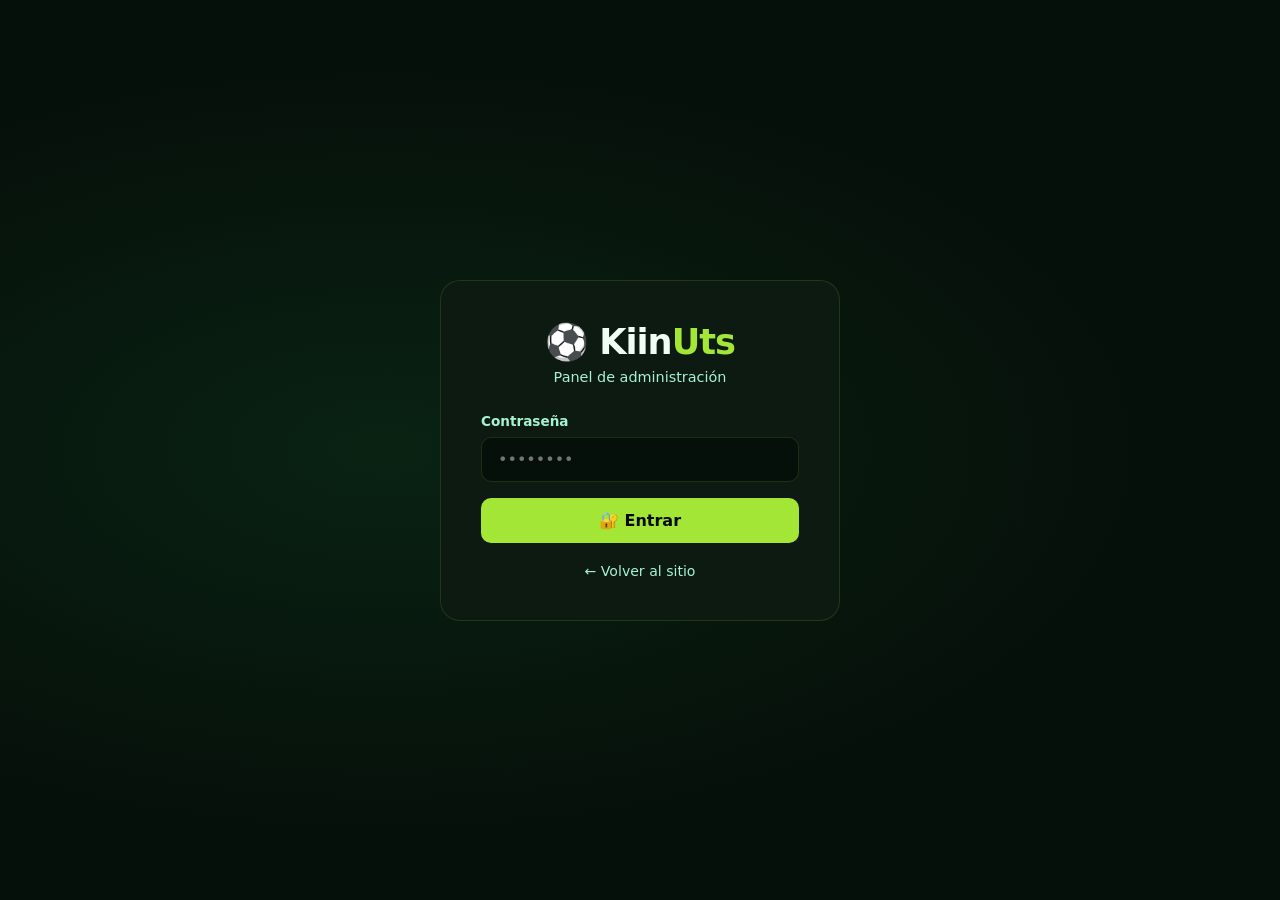
<file: admin.html>
<!DOCTYPE html>
<html lang="es">
<head>
  <meta charset="UTF-8">
  <meta name="viewport" content="width=device-width, initial-scale=1.0">
  <title>Admin · Kiin Uts</title>
  <style>
    :root {
      --bg:     #06100a;
      --card:   #0c1a12;
      --border: rgba(163,230,53,.14);
      --border-h: rgba(163,230,53,.4);
      --lime:   #a3e635;
      --lime-d: #84cc16;
      --green:  #22c55e;
      --red:    #ef4444;
      --yellow: #eab308;
      --text:   #f0fdf4;
      --text-m: #a7f3d0;
      --text-s: #6ee7b7;
      --r:      12px;
    }
    *, *::before, *::after { box-sizing: border-box; margin: 0; padding: 0; }
    html { scroll-behavior: smooth; }
    body { font-family: system-ui,-apple-system,'Segoe UI',sans-serif; background: var(--bg); color: var(--text); min-height: 100vh; }

    /* ── Login ── */
    #loginWrap {
      min-height: 100vh; display: flex; align-items: center;
      justify-content: center; padding: 24px;
      background: radial-gradient(ellipse at 30% 50%, rgba(34,197,94,.1) 0%, transparent 60%);
    }
    .login-box {
      background: var(--card); border: 1px solid var(--border);
      border-radius: 20px; padding: 40px; width: 100%; max-width: 400px;
      text-align: center;
    }
    .login-box .logo { font-size: 2.2rem; font-weight: 900; letter-spacing: -1px; margin-bottom: 6px; }
    .login-box .logo strong { color: var(--lime); }
    .login-box p { color: var(--text-m); font-size: .9rem; margin-bottom: 28px; }
    .login-box label { display: block; text-align: left; font-size: .85rem; font-weight: 700; color: var(--text-m); margin-bottom: 8px; }
    .login-box input[type="password"] {
      width: 100%; background: var(--bg); border: 1.5px solid var(--border);
      border-radius: 10px; padding: 12px 16px; color: var(--text);
      font-size: 1rem; font-family: inherit; outline: none; margin-bottom: 16px; transition: border-color .2s;
    }
    .login-box input[type="password"]:focus { border-color: var(--lime); }
    .btn-login {
      width: 100%; background: var(--lime); color: #04090a; border: none;
      border-radius: 10px; padding: 13px; font-size: 1rem; font-weight: 800;
      cursor: pointer; font-family: inherit; transition: all .2s;
    }
    .btn-login:hover { background: var(--lime-d); }
    .login-err { color: var(--red); font-size: .88rem; margin-top: 12px; display: none; }
    .login-back { display: inline-block; margin-top: 20px; color: var(--text-m); text-decoration: none; font-size: .88rem; }
    .login-back:hover { color: var(--lime); }

    /* ── Dashboard ── */
    #dashboard { display: none; }

    .top-bar {
      background: rgba(12,26,18,.9); backdrop-filter: blur(12px);
      border-bottom: 1px solid var(--border); padding: 0 28px;
      display: flex; align-items: center; justify-content: space-between;
      height: 64px; position: sticky; top: 0; z-index: 100;
    }
    .top-bar .logo { font-size: 1.35rem; font-weight: 900; letter-spacing: -.5px; }
    .top-bar .logo strong { color: var(--lime); }
    .top-bar .bar-right { display: flex; gap: 10px; align-items: center; }
    .btn-sm {
      padding: 7px 16px; border-radius: 8px; font-size: .85rem; font-weight: 700;
      cursor: pointer; font-family: inherit; transition: all .2s; border: none;
    }
    .btn-lime { background: var(--lime); color: #04090a; }
    .btn-lime:hover { background: var(--lime-d); }
    .btn-ghost { background: transparent; color: var(--text-m); border: 1px solid var(--border); }
    .btn-ghost:hover { color: var(--lime); border-color: var(--border-h); }
    .btn-red  { background: rgba(239,68,68,.15); color: var(--red); border: 1px solid rgba(239,68,68,.25); }
    .btn-red:hover { background: rgba(239,68,68,.25); }

    .main { max-width: 1060px; margin: 0 auto; padding: 36px 24px 60px; }

    .grid-2 { display: grid; grid-template-columns: 1fr 1fr; gap: 20px; }
    .grid-3 { display: grid; grid-template-columns: repeat(3, 1fr); gap: 20px; }

    .card {
      background: var(--card); border: 1px solid var(--border);
      border-radius: var(--r); padding: 22px;
    }
    .card-title {
      font-size: .78rem; font-weight: 800; text-transform: uppercase;
      letter-spacing: .7px; color: var(--lime); margin-bottom: 14px;
      display: flex; align-items: center; gap: 8px;
    }
    .card-title span { font-size: 1.1rem; }

    h2.section-title {
      font-size: 1.1rem; font-weight: 900; margin-bottom: 20px;
      padding-bottom: 12px; border-bottom: 1px solid var(--border); color: var(--text);
    }

    /* Stat cards */
    .stat-card { text-align: center; }
    .stat-card .big { font-size: 2.2rem; font-weight: 900; color: var(--lime); line-height: 1; }
    .stat-card .lbl { font-size: .8rem; color: var(--text-m); margin-top: 5px; }

    /* Form elements */
    .field { display: flex; flex-direction: column; gap: 6px; margin-bottom: 14px; }
    .field label { font-size: .82rem; font-weight: 700; color: var(--text-m); }
    .field input,
    .field select,
    .field textarea {
      background: var(--bg); border: 1.5px solid var(--border);
      border-radius: 9px; padding: 10px 13px; color: var(--text);
      font-size: .9rem; font-family: inherit; outline: none; transition: border-color .2s;
    }
    .field input:focus, .field select:focus, .field textarea:focus { border-color: var(--lime); }
    .field input::placeholder, .field textarea::placeholder { color: rgba(240,253,244,.28); }
    .field select option { background: #0c1a12; }
    .field textarea { min-height: 80px; resize: vertical; }

    .btn-save {
      background: var(--lime); color: #04090a; border: none;
      border-radius: 9px; padding: 10px 22px; font-size: .9rem;
      font-weight: 800; cursor: pointer; font-family: inherit; transition: all .2s;
    }
    .btn-save:hover { background: var(--lime-d); }

    .saved-msg { color: var(--green); font-size: .82rem; margin-left: 10px; display: none; }

    /* Gallery manager */
    .gal-list { display: flex; flex-direction: column; gap: 10px; margin-bottom: 16px; max-height: 340px; overflow-y: auto; }
    .gal-row {
      display: grid; grid-template-columns: 60px 1fr 1fr auto;
      gap: 10px; align-items: center;
      background: var(--bg); border: 1px solid var(--border);
      border-radius: 9px; padding: 8px 12px;
    }
    .gal-row img { width: 60px; height: 42px; object-fit: cover; border-radius: 6px; }
    .gal-row-text { overflow: hidden; }
    .gal-row-text strong { display: block; font-size: .88rem; white-space: nowrap; overflow: hidden; text-overflow: ellipsis; }
    .gal-row-text span  { font-size: .76rem; color: var(--text-s); }
    .cat-badge {
      padding: 3px 9px; border-radius: 100px; font-size: .72rem; font-weight: 700;
      background: rgba(163,230,53,.1); color: var(--lime); white-space: nowrap;
    }
    .del-btn {
      background: rgba(239,68,68,.12); color: var(--red); border: none;
      border-radius: 7px; padding: 5px 10px; cursor: pointer; font-size: .8rem;
      font-family: inherit; transition: all .2s;
    }
    .del-btn:hover { background: rgba(239,68,68,.24); }

    .add-gal-row { display: grid; grid-template-columns: 1fr 1fr auto; gap: 8px; }

    /* Instructions */
    .steps { counter-reset: step; display: flex; flex-direction: column; gap: 12px; }
    .step {
      counter-increment: step; display: flex; gap: 14px;
      background: var(--bg); border: 1px solid var(--border);
      border-radius: 10px; padding: 14px 16px;
    }
    .step::before {
      content: counter(step); display: flex; align-items: center; justify-content: center;
      min-width: 28px; height: 28px; background: var(--lime); color: #04090a;
      border-radius: 50%; font-size: .85rem; font-weight: 900; flex-shrink: 0; margin-top: 1px;
    }
    .step h4 { font-size: .9rem; margin-bottom: 4px; }
    .step p  { font-size: .83rem; color: var(--text-m); line-height: 1.55; }
    .step code {
      background: rgba(163,230,53,.1); color: var(--lime);
      padding: 1px 6px; border-radius: 4px; font-size: .82rem;
    }
    .step a { color: var(--lime); }

    .sep { border: none; border-top: 1px solid var(--border); margin: 28px 0; }

    .alert {
      padding: 12px 16px; border-radius: 9px; font-size: .85rem; margin-bottom: 18px;
    }
    .alert-yellow { background: rgba(234,179,8,.1); border: 1px solid rgba(234,179,8,.25); color: var(--yellow); }
    .alert-green  { background: rgba(34,197,94,.1);  border: 1px solid rgba(34,197,94,.25);  color: var(--green); }

    @media (max-width: 700px) {
      .grid-2, .grid-3 { grid-template-columns: 1fr; }
      .add-gal-row { grid-template-columns: 1fr; }
      .gal-row { grid-template-columns: 50px 1fr auto; }
      .gal-row .cat-badge { display: none; }
    }
  </style>
</head>
<body>

<!-- ══════════════════════════════════════════════
     LOGIN
══════════════════════════════════════════════ -->
<div id="loginWrap">
  <div class="login-box">
    <div class="logo">⚽ Kiin<strong>Uts</strong></div>
    <p>Panel de administración</p>
    <form id="loginForm">
      <label for="pwd">Contraseña</label>
      <input type="password" id="pwd" placeholder="••••••••" autocomplete="current-password" required>
      <button type="submit" class="btn-login">🔐 Entrar</button>
      <div class="login-err" id="loginErr">Contraseña incorrecta. Inténtalo de nuevo.</div>
    </form>
    <a href="index.html" class="login-back">← Volver al sitio</a>
  </div>
</div>

<!-- ══════════════════════════════════════════════
     DASHBOARD
══════════════════════════════════════════════ -->
<div id="dashboard">

  <!-- Top bar -->
  <div class="top-bar">
    <div class="logo">⚽ Kiin<strong>Uts</strong> <span style="color:var(--text-s);font-size:.85rem;font-weight:400;margin-left:8px">Admin</span></div>
    <div class="bar-right">
      <a href="index.html" target="_blank" class="btn-sm btn-ghost">🌐 Ver sitio</a>
      <button class="btn-sm btn-red" onclick="logout()">Cerrar sesión</button>
    </div>
  </div>

  <div class="main">

    <!-- ── Quick Stats ── -->
    <div class="grid-3" style="margin-bottom:28px">
      <div class="card stat-card">
        <div class="big" id="statPartidos">—</div>
        <div class="lbl">Partidos registrados</div>
      </div>
      <div class="card stat-card">
        <div class="big" id="statEquipos">—</div>
        <div class="lbl">Equipos en posiciones</div>
      </div>
      <div class="card stat-card">
        <div class="big" id="statFotos">—</div>
        <div class="lbl">Fotos en galería</div>
      </div>
    </div>

    <!-- ── Config Google Sheets ── -->
    <div class="card" style="margin-bottom:20px">
      <div class="card-title"><span>⚙️</span> Configuración</div>
      <p style="color:var(--text-m);font-size:.88rem;margin-bottom:18px">
        Esta configuración se guarda en tu navegador (localStorage) y el sitio la usará automáticamente.
        Para hacerla permanente, edita el archivo <code style="background:rgba(163,230,53,.1);color:var(--lime);padding:1px 6px;border-radius:4px">index.html</code> y reemplaza los valores en la sección <code style="background:rgba(163,230,53,.1);color:var(--lime);padding:1px 6px;border-radius:4px">CONFIG</code>.
      </p>
      <div class="grid-2">
        <div>
          <div class="field">
            <label>ID de Google Sheet</label>
            <input type="text" id="cfgSheetId" placeholder="1BxiMVs0XRA5nFMdKvBdBZjgmUUqptlbs74OgVE2upms">
          </div>
          <div class="field">
            <label>Nombre hoja — Partidos</label>
            <input type="text" id="cfgSheetPartidos" placeholder="Partidos">
          </div>
          <div class="field">
            <label>Nombre hoja — Posiciones</label>
            <input type="text" id="cfgSheetPos" placeholder="Posiciones">
          </div>
          <div class="field">
            <label>Nombre hoja — Galería</label>
            <input type="text" id="cfgSheetGaleria" placeholder="Galeria">
          </div>
        </div>
        <div>
          <div class="field">
            <label>ID de Formspree (para el formulario de contacto)</label>
            <input type="text" id="cfgFormspree" placeholder="xeqbnrla">
          </div>
          <div class="field">
            <label>Número de WhatsApp (con código de país, sin + ni espacios)</label>
            <input type="text" id="cfgWhatsapp" placeholder="521XXXXXXXXXX">
          </div>
          <div class="field">
            <label>Contraseña del admin (para cambiarla en código)</label>
            <input type="text" id="cfgPwd" placeholder="La contraseña actual está en el código">
          </div>
        </div>
      </div>
      <button class="btn-save" onclick="saveConfig()">💾 Guardar configuración</button>
      <span class="saved-msg" id="configSavedMsg">✅ Guardado</span>
    </div>

    <!-- ── Galería manager ── -->
    <div class="card" style="margin-bottom:20px">
      <div class="card-title"><span>🖼️</span> Gestión de Galería</div>
      <div id="galAlertArea"></div>
      <div class="gal-list" id="galList">
        <div style="color:var(--text-s);font-size:.88rem;padding:16px">Cargando galería…</div>
      </div>
      <hr class="sep" style="margin:16px 0">
      <h2 class="section-title" style="font-size:.9rem;margin-bottom:12px">➕ Agregar foto</h2>
      <div class="add-gal-row">
        <div class="field" style="margin:0">
          <input type="text" id="newGalUrl" placeholder="https://... URL de la imagen">
        </div>
        <div class="field" style="margin:0">
          <input type="text" id="newGalCaption" placeholder="Descripción / Título">
        </div>
        <div class="field" style="margin:0">
          <select id="newGalCat">
            <option value="partidos">Partidos</option>
            <option value="torneos">Torneos</option>
            <option value="eventos">Eventos</option>
          </select>
        </div>
      </div>
      <button class="btn-save" style="margin-top:10px" onclick="addGalItem()">➕ Agregar imagen</button>
      <span class="saved-msg" id="galSavedMsg">✅ Guardado</span>
      <p style="color:var(--text-s);font-size:.8rem;margin-top:12px">
        💡 La galería se guarda localmente. Para que todos vean los cambios, agrega las imágenes en la hoja <strong style="color:var(--lime)">Galeria</strong> de tu Google Sheet.
      </p>
    </div>

    <!-- ── Setup Guide ── -->
    <div class="card">
      <div class="card-title"><span>📖</span> Guía de configuración</div>

      <h2 class="section-title">1. Conectar Google Sheets</h2>
      <div class="steps">
        <div class="step">
          <div>
            <h4>Crear el Google Sheet</h4>
            <p>Ve a <a href="https://sheets.new" target="_blank" rel="noopener">sheets.new</a> y crea una nueva hoja de cálculo. Ponle nombre, por ejemplo <strong>Kiin Uts — Datos</strong>.</p>
          </div>
        </div>
        <div class="step">
          <div>
            <h4>Crear las 3 hojas necesarias</h4>
            <p>En la parte inferior crea 3 pestañas con estos nombres exactos:<br>
              <code>Partidos</code> · <code>Posiciones</code> · <code>Galeria</code>
            </p>
          </div>
        </div>
        <div class="step">
          <div>
            <h4>Estructura de la hoja "Partidos"</h4>
            <p>Primera fila (encabezados): <code>Liga</code> · <code>Fecha</code> · <code>Local</code> · <code>Visitante</code> · <code>Goles_Local</code> · <code>Goles_Visitante</code> · <code>Estado</code><br>
            Estado puede ser: <code>Finalizado</code> · <code>Programado</code> · <code>En curso</code></p>
          </div>
        </div>
        <div class="step">
          <div>
            <h4>Estructura de la hoja "Posiciones"</h4>
            <p>Primera fila: <code>Liga</code> · <code>Equipo</code> · <code>PJ</code> · <code>G</code> · <code>E</code> · <code>P</code> · <code>GF</code> · <code>GC</code> · <code>Pts</code></p>
          </div>
        </div>
        <div class="step">
          <div>
            <h4>Estructura de la hoja "Galeria"</h4>
            <p>Primera fila: <code>URL</code> · <code>Caption</code> · <code>Categoria</code><br>
            Categoría puede ser: <code>partidos</code> · <code>torneos</code> · <code>eventos</code></p>
          </div>
        </div>
        <div class="step">
          <div>
            <h4>Publicar el Sheet en la web</h4>
            <p>En Google Sheets: <strong>Archivo → Compartir → Publicar en la web</strong> → selecciona <strong>Hoja de cálculo completa</strong> → clic en <strong>Publicar</strong>. Esto es necesario para que el sitio pueda leer los datos.</p>
          </div>
        </div>
        <div class="step">
          <div>
            <h4>Obtener el ID del Sheet</h4>
            <p>Copia el ID de la URL del Sheet. Ejemplo:<br>
            <code>docs.google.com/spreadsheets/d/<strong>1BxiMVs0XRA5nFMdK…</strong>/edit</code><br>
            El ID es la parte resaltada. Pégala en el campo "ID de Google Sheet" de arriba.</p>
          </div>
        </div>
      </div>

      <hr class="sep">

      <h2 class="section-title">2. Configurar formulario de contacto (Formspree)</h2>
      <div class="steps">
        <div class="step">
          <div>
            <h4>Crear cuenta en Formspree</h4>
            <p>Ve a <a href="https://formspree.io" target="_blank" rel="noopener">formspree.io</a> y crea una cuenta gratuita. Permite hasta 50 envíos/mes.</p>
          </div>
        </div>
        <div class="step">
          <div>
            <h4>Crear un nuevo formulario</h4>
            <p>En tu dashboard de Formspree crea un nuevo formulario con tu email de destino (<code>info@kiinuts.com</code>).</p>
          </div>
        </div>
        <div class="step">
          <div>
            <h4>Copiar el ID del formulario</h4>
            <p>El ID aparece en la URL del formulario o en las instrucciones: por ejemplo <code>xeqbnrla</code>. Pégalo en el campo "ID de Formspree" de arriba.</p>
          </div>
        </div>
      </div>

      <hr class="sep">

      <h2 class="section-title">3. Cambiar la contraseña del admin</h2>
      <div class="alert alert-yellow">
        ⚠️ La contraseña actual está guardada en el código de <code>admin.html</code>. Para cambiarla, edita la variable <code>ADMIN_PASSWORD</code> en el JavaScript.
      </div>
      <div class="steps">
        <div class="step">
          <div>
            <h4>Editar admin.html</h4>
            <p>Busca la línea <code>const ADMIN_PASSWORD = '...';</code> en el archivo <code>admin.html</code> y cambia el valor por tu nueva contraseña. Luego haz commit y push a GitHub.</p>
          </div>
        </div>
      </div>

      <hr class="sep">

      <h2 class="section-title">4. Subir a GitHub y desplegar en Vercel</h2>
      <div class="steps">
        <div class="step">
          <div>
            <h4>Commit y push</h4>
            <p>Cuando hagas cambios en los archivos HTML/CSS/JS, haz commit y push a GitHub. Vercel detecta automáticamente el push y publica el sitio en minutos.</p>
          </div>
        </div>
        <div class="step">
          <div>
            <h4>Dominio personalizado</h4>
            <p>En el dashboard de Vercel puedes conectar el dominio <code>kiinuts.com</code> siguiendo las instrucciones de DNS.</p>
          </div>
        </div>
      </div>
    </div>

  </div><!-- /main -->
</div><!-- /dashboard -->

<script>
  // ─────────────────────────────────────────────────────────
  // CONTRASEÑA — cambia este valor para proteger el panel
  // ─────────────────────────────────────────────────────────
  const ADMIN_PASSWORD = 'KiinUts2024';

  // ─────────────────────────────────────────────────────────
  // LOGIN
  // ─────────────────────────────────────────────────────────
  function showDashboard() {
    document.getElementById('loginWrap').style.display = 'none';
    document.getElementById('dashboard').style.display = 'block';
    initDashboard();
  }

  // Check session
  if (sessionStorage.getItem('ku_admin') === '1') showDashboard();

  document.getElementById('loginForm').addEventListener('submit', function (e) {
    e.preventDefault();
    const v = document.getElementById('pwd').value;
    if (v === ADMIN_PASSWORD) {
      sessionStorage.setItem('ku_admin', '1');
      showDashboard();
    } else {
      document.getElementById('loginErr').style.display = 'block';
      document.getElementById('pwd').value = '';
      document.getElementById('pwd').focus();
    }
  });

  function logout() {
    sessionStorage.removeItem('ku_admin');
    location.reload();
  }

  // ─────────────────────────────────────────────────────────
  // CONFIG — save/load
  // ─────────────────────────────────────────────────────────
  function loadConfig() {
    const c = JSON.parse(localStorage.getItem('kiinuts_config') || '{}');
    document.getElementById('cfgSheetId').value       = c.sheetId        || '';
    document.getElementById('cfgSheetPartidos').value = c.sheetPartidos  || '';
    document.getElementById('cfgSheetPos').value      = c.sheetPos       || '';
    document.getElementById('cfgSheetGaleria').value  = c.sheetGaleria   || '';
    document.getElementById('cfgFormspree').value     = c.formspreeId    || '';
    document.getElementById('cfgWhatsapp').value      = c.whatsapp       || '';
  }

  function saveConfig() {
    const c = {
      sheetId:       document.getElementById('cfgSheetId').value.trim(),
      sheetPartidos: document.getElementById('cfgSheetPartidos').value.trim() || 'Partidos',
      sheetPos:      document.getElementById('cfgSheetPos').value.trim()      || 'Posiciones',
      sheetGaleria:  document.getElementById('cfgSheetGaleria').value.trim()  || 'Galeria',
      formspreeId:   document.getElementById('cfgFormspree').value.trim(),
      whatsapp:      document.getElementById('cfgWhatsapp').value.trim(),
    };
    localStorage.setItem('kiinuts_config', JSON.stringify(c));
    const msg = document.getElementById('configSavedMsg');
    msg.style.display = 'inline';
    setTimeout(() => msg.style.display = 'none', 2500);
  }

  // ─────────────────────────────────────────────────────────
  // GALLERY manager (localStorage)
  // ─────────────────────────────────────────────────────────
  const GAL_KEY = 'kiinuts_gallery';
  const DEMO_GALLERY = [
    { URL:'https://picsum.photos/seed/kiinuts1/600/400', Caption:'Final Liga Varonil A 2023',     Categoria:'partidos' },
    { URL:'https://picsum.photos/seed/kiinuts2/600/400', Caption:'Torneo de Verano 2023',         Categoria:'torneos'  },
    { URL:'https://picsum.photos/seed/kiinuts3/600/400', Caption:'Copa Kiin Uts — Gran Final',    Categoria:'torneos'  },
    { URL:'https://picsum.photos/seed/kiinuts4/600/400', Caption:'Premiación Liga Femenil',       Categoria:'eventos'  },
    { URL:'https://picsum.photos/seed/kiinuts5/600/400', Caption:'Semifinal varonil emocionante', Categoria:'partidos' },
    { URL:'https://picsum.photos/seed/kiinuts6/600/400', Caption:'Día deportivo familiar',        Categoria:'eventos'  },
    { URL:'https://picsum.photos/seed/kiinuts7/600/400', Caption:'Gol del torneo 2023',           Categoria:'partidos' },
    { URL:'https://picsum.photos/seed/kiinuts8/600/400', Caption:'Inauguración Liga Varonil B',   Categoria:'eventos'  },
    { URL:'https://picsum.photos/seed/kiinuts9/600/400', Caption:'Semifinal femenil 2024',        Categoria:'partidos' },
  ];

  function loadGallery() {
    const raw = localStorage.getItem(GAL_KEY);
    return raw ? JSON.parse(raw) : DEMO_GALLERY;
  }

  function saveGallery(items) {
    localStorage.setItem(GAL_KEY, JSON.stringify(items));
  }

  function renderGalList() {
    const items = loadGallery();
    const list  = document.getElementById('galList');
    document.getElementById('statFotos').textContent = items.length;

    if (!items.length) {
      list.innerHTML = '<div style="color:var(--text-s);font-size:.88rem;padding:16px">No hay imágenes. Agrega una abajo.</div>';
      return;
    }

    list.innerHTML = items.map((it, i) => `
      <div class="gal-row">
        <img src="${it.URL}" alt="${it.Caption || ''}" onerror="this.src='https://picsum.photos/seed/${i}/60/42'">
        <div class="gal-row-text">
          <strong>${it.Caption || '(sin título)'}</strong>
          <span>${it.URL.length > 50 ? it.URL.slice(0, 50) + '…' : it.URL}</span>
        </div>
        <span class="cat-badge">${it.Categoria || 'general'}</span>
        <button class="del-btn" onclick="delGalItem(${i})">🗑 Borrar</button>
      </div>
    `).join('');
  }

  window.delGalItem = function (idx) {
    if (!confirm('¿Borrar esta imagen de la galería local?')) return;
    const items = loadGallery();
    items.splice(idx, 1);
    saveGallery(items);
    renderGalList();
  };

  window.addGalItem = function () {
    const url  = document.getElementById('newGalUrl').value.trim();
    const cap  = document.getElementById('newGalCaption').value.trim();
    const cat  = document.getElementById('newGalCat').value;
    if (!url) { alert('Por favor ingresa una URL de imagen.'); return; }
    const items = loadGallery();
    items.push({ URL: url, Caption: cap, Categoria: cat });
    saveGallery(items);
    document.getElementById('newGalUrl').value     = '';
    document.getElementById('newGalCaption').value = '';
    renderGalList();
    const msg = document.getElementById('galSavedMsg');
    msg.style.display = 'inline';
    setTimeout(() => msg.style.display = 'none', 2500);
  };

  // ─────────────────────────────────────────────────────────
  // INIT DASHBOARD
  // ─────────────────────────────────────────────────────────
  function initDashboard() {
    loadConfig();
    renderGalList();

    // Pull stats from localStorage config
    const cfg  = JSON.parse(localStorage.getItem('kiinuts_config') || '{}');
    const shId = cfg.sheetId || '';

    if (shId && shId !== 'TU_GOOGLE_SHEET_ID') {
      // Try to fetch real stats
      fetchSheetStats(shId, cfg.sheetPartidos  || 'Partidos',   'statPartidos');
      fetchSheetStats(shId, cfg.sheetPos       || 'Posiciones', 'statEquipos');
    } else {
      document.getElementById('statPartidos').textContent = '10';
      document.getElementById('statEquipos').textContent  = '16';
    }
  }

  async function fetchSheetStats(shId, sheet, elId) {
    try {
      const url  = `https://docs.google.com/spreadsheets/d/${shId}/gviz/tq?tqx=out:json&sheet=${encodeURIComponent(sheet)}`;
      const res  = await fetch(url);
      const text = await res.text();
      const m    = text.match(/google\.visualization\.Query\.setResponse\(([\s\S]*)\)/);
      if (!m) throw new Error();
      const data = JSON.parse(m[1]);
      const rows = (data.table?.rows || []).filter(r => r.c?.some(c => c && c.v !== null));
      document.getElementById(elId).textContent = rows.length;
    } catch {
      document.getElementById(elId).textContent = '—';
    }
  }
</script>
</body>
</html>
</file>
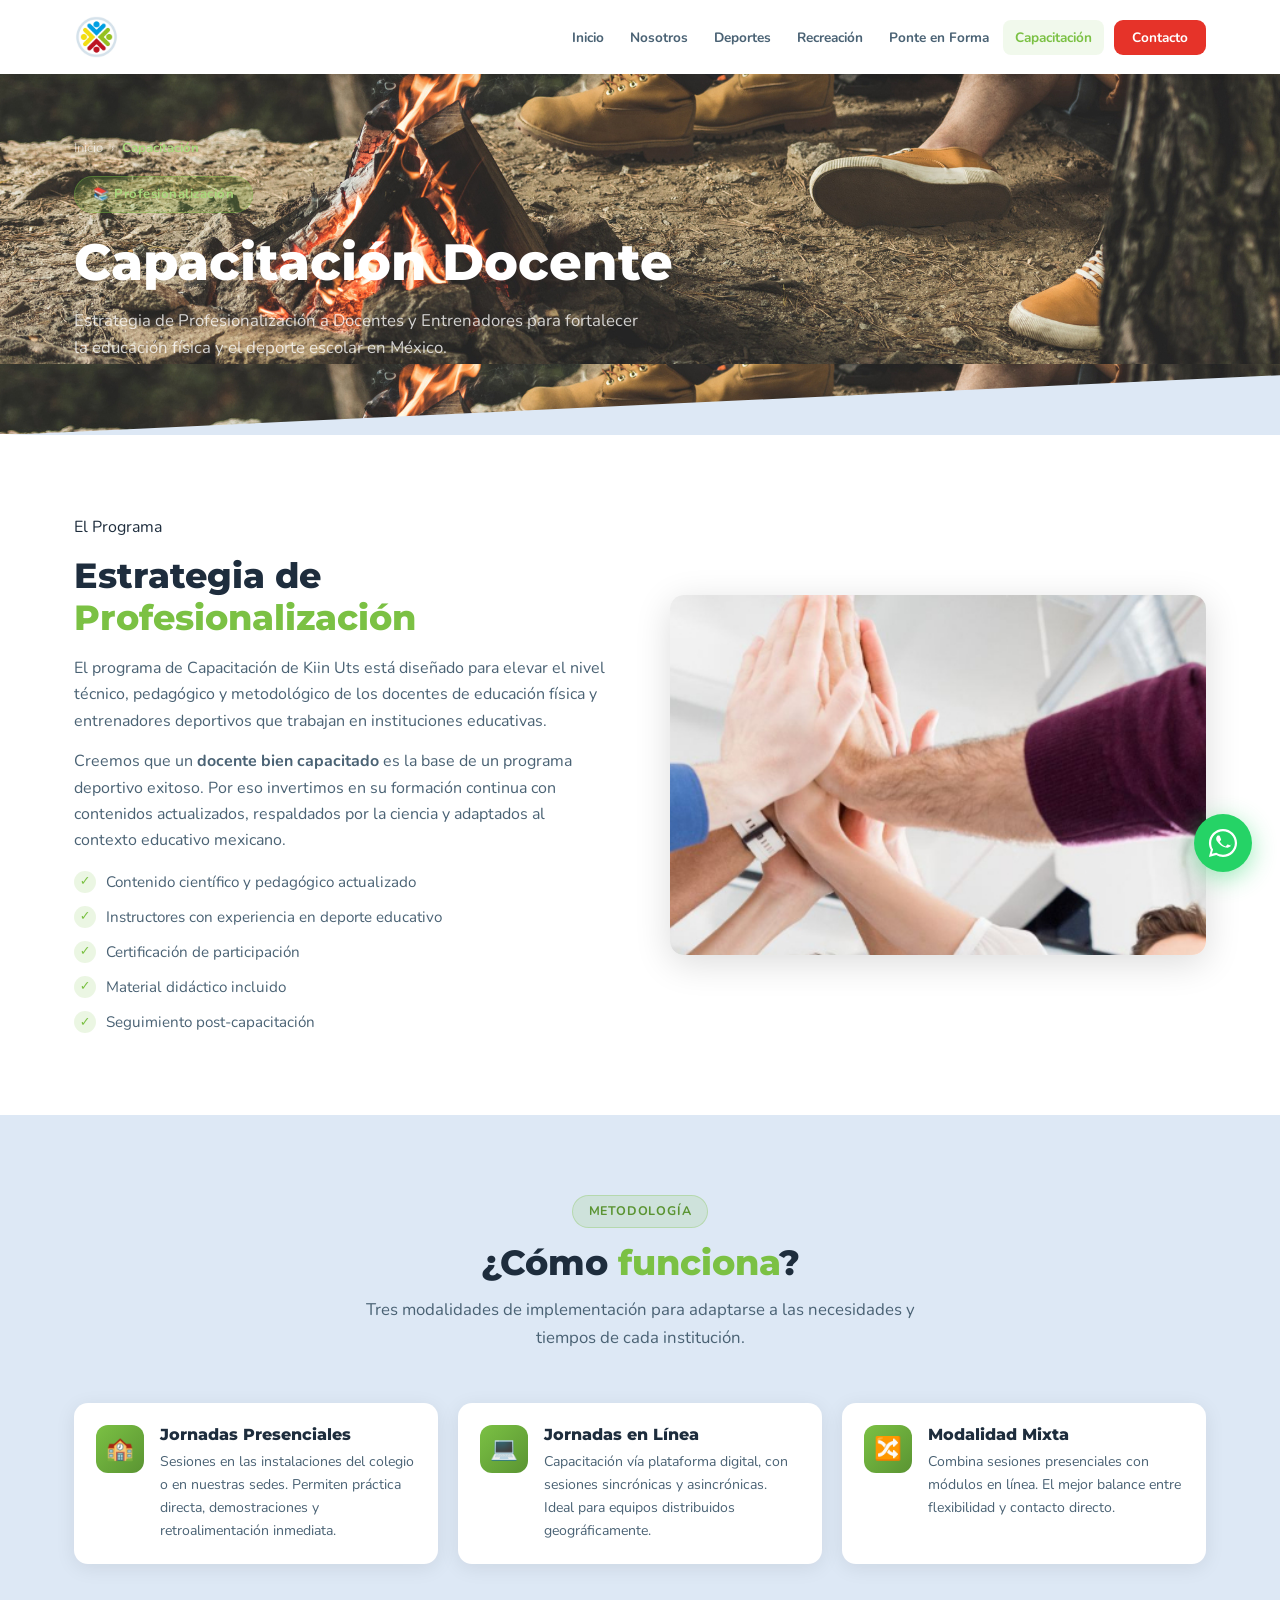
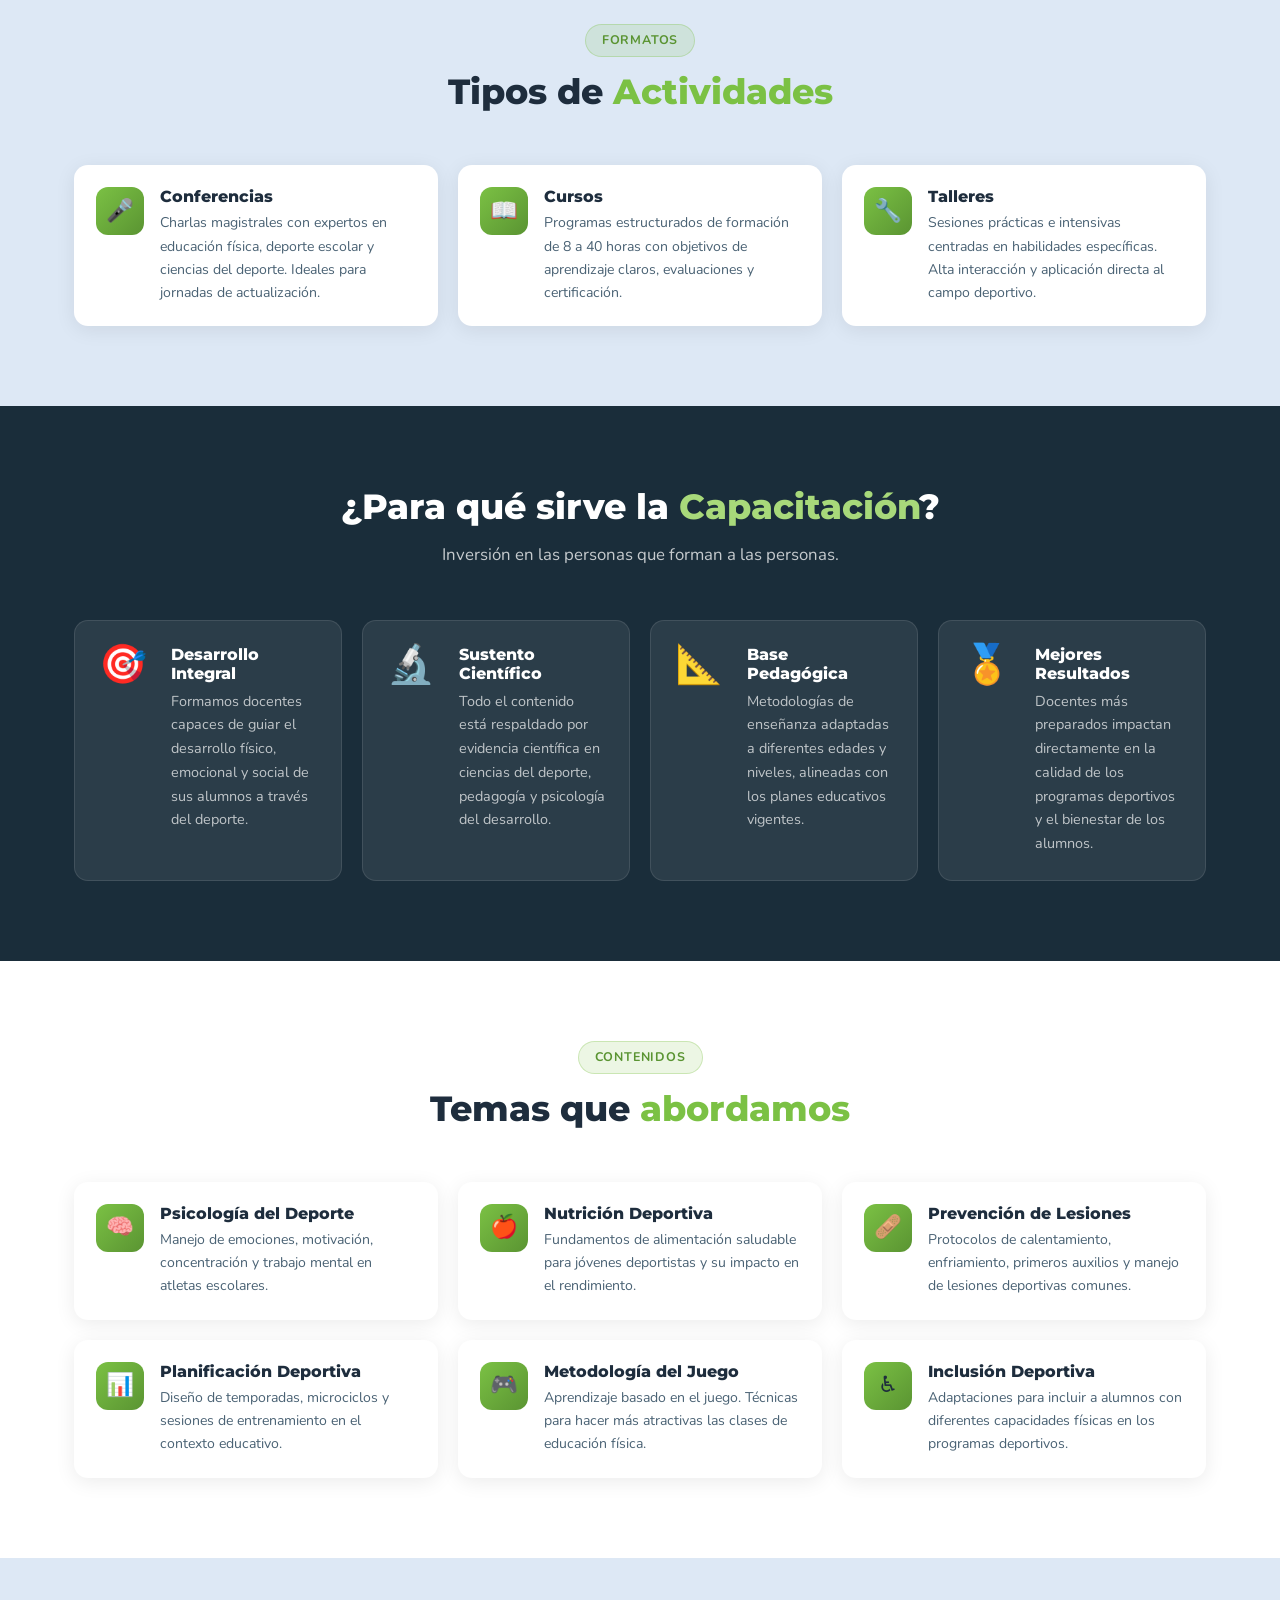
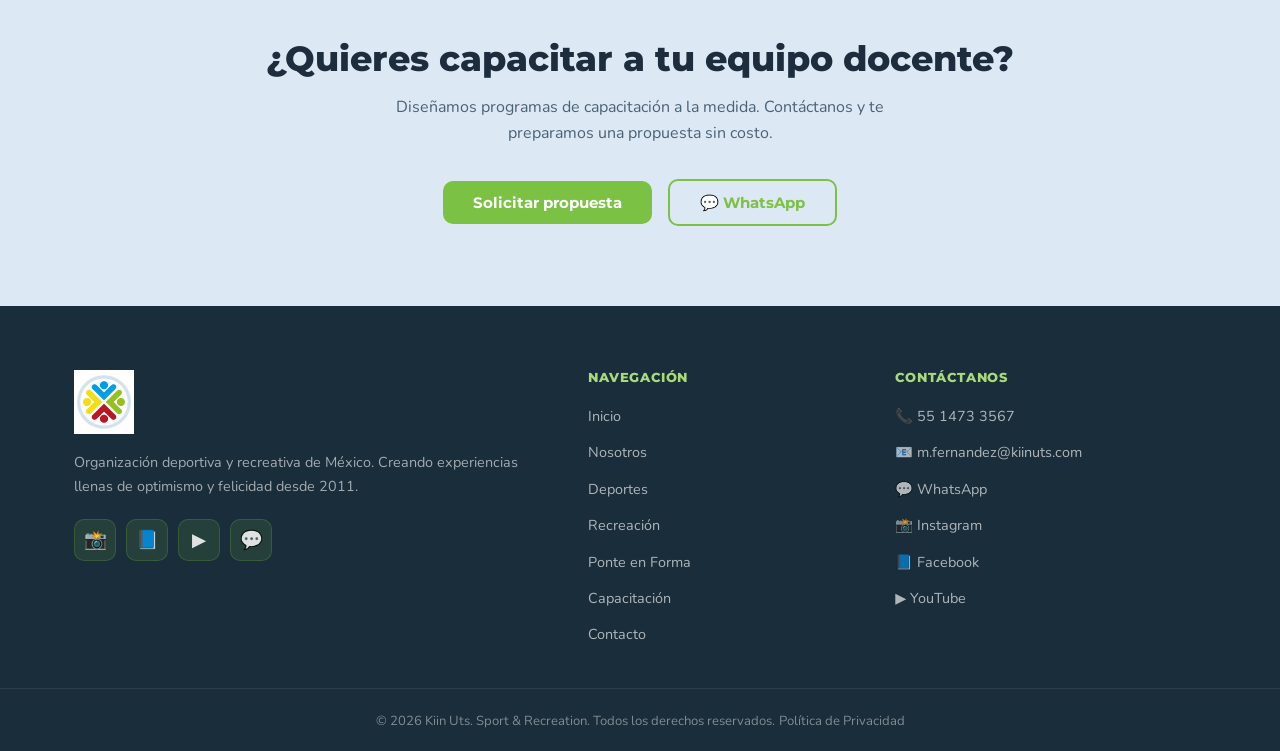
<file: capacitacion.html>
<!DOCTYPE html>
<html lang="es">
<head>
  <meta charset="UTF-8">
  <meta name="viewport" content="width=device-width, initial-scale=1.0">
  <meta name="description" content="Capacitación docente y de entrenadores con Kiin Uts — Estrategia de Profesionalización para el deporte educativo en México.">
  <title>Capacitación · Kiin Uts Sport &amp; Recreation</title>
  <link rel="icon" href="data:image/svg+xml,<svg xmlns='http://www.w3.org/2000/svg' viewBox='0 0 100 100'><text y='.9em' font-size='90'>📚</text></svg>">
  <link rel="stylesheet" href="css/style.css">
</head>
<body>

<div id="nav-ph"></div>
<script src="js/shared.js"></script>

<!-- ══ HERO ══════════════════════════════════════════════ -->
<div class="page-hero" style="background-image:url('img/team.jpeg')">
  <div class="container">
    <div class="breadcrumb">
      <a href="index.html">Inicio</a> › <span>Capacitación</span>
    </div>
    <div class="hero-tag">📚 Profesionalización</div>
    <h1>Capacitación Docente</h1>
    <p>Estrategia de Profesionalización a Docentes y Entrenadores para fortalecer la educación física y el deporte escolar en México.</p>
  </div>
</div>

<!-- ══ ¿QUÉ ES? ════════════════════════════════════════ -->
<section class="section section-alt">
  <div class="container">
    <div class="split">
      <div class="split-text fade-in-l">
        <div class="tag">El Programa</div>
        <h2>Estrategia de <span class="accent-green">Profesionalización</span></h2>
        <p>El programa de Capacitación de Kiin Uts está diseñado para elevar el nivel técnico, pedagógico y metodológico de los docentes de educación física y entrenadores deportivos que trabajan en instituciones educativas.</p>
        <p>Creemos que un <strong>docente bien capacitado</strong> es la base de un programa deportivo exitoso. Por eso invertimos en su formación continua con contenidos actualizados, respaldados por la ciencia y adaptados al contexto educativo mexicano.</p>
        <ul class="sub-list" style="margin-top:16px">
          <li>Contenido científico y pedagógico actualizado</li>
          <li>Instructores con experiencia en deporte educativo</li>
          <li>Certificación de participación</li>
          <li>Material didáctico incluido</li>
          <li>Seguimiento post-capacitación</li>
        </ul>
      </div>
      <div class="split-img fade-in-r">
        <img src="img/campamento.jpeg" alt="Capacitación docente deportiva Kiin Uts" loading="lazy">
      </div>
    </div>
  </div>
</section>

<!-- ══ CÓMO FUNCIONA ══════════════════════════════════ -->
<section class="section">
  <div class="container">
    <div class="section-header fade-in">
      <div class="tag">Metodología</div>
      <h2>¿Cómo <span class="accent-green">funciona</span>?</h2>
      <p>Tres modalidades de implementación para adaptarse a las necesidades y tiempos de cada institución.</p>
    </div>
    <div class="features-grid">
      <div class="feature-item fade-in">
        <div class="feature-icon">🏫</div>
        <div class="feature-text">
          <h4>Jornadas Presenciales</h4>
          <p>Sesiones en las instalaciones del colegio o en nuestras sedes. Permiten práctica directa, demostraciones y retroalimentación inmediata.</p>
        </div>
      </div>
      <div class="feature-item fade-in">
        <div class="feature-icon">💻</div>
        <div class="feature-text">
          <h4>Jornadas en Línea</h4>
          <p>Capacitación vía plataforma digital, con sesiones sincrónicas y asincrónicas. Ideal para equipos distribuidos geográficamente.</p>
        </div>
      </div>
      <div class="feature-item fade-in">
        <div class="feature-icon">🔀</div>
        <div class="feature-text">
          <h4>Modalidad Mixta</h4>
          <p>Combina sesiones presenciales con módulos en línea. El mejor balance entre flexibilidad y contacto directo.</p>
        </div>
      </div>
    </div>

    <div class="section-header fade-in" style="margin-top:60px">
      <div class="tag">Formatos</div>
      <h2>Tipos de <span class="accent-green">Actividades</span></h2>
    </div>
    <div class="features-grid">
      <div class="feature-item fade-in">
        <div class="feature-icon">🎤</div>
        <div class="feature-text">
          <h4>Conferencias</h4>
          <p>Charlas magistrales con expertos en educación física, deporte escolar y ciencias del deporte. Ideales para jornadas de actualización.</p>
        </div>
      </div>
      <div class="feature-item fade-in">
        <div class="feature-icon">📖</div>
        <div class="feature-text">
          <h4>Cursos</h4>
          <p>Programas estructurados de formación de 8 a 40 horas con objetivos de aprendizaje claros, evaluaciones y certificación.</p>
        </div>
      </div>
      <div class="feature-item fade-in">
        <div class="feature-icon">🔧</div>
        <div class="feature-text">
          <h4>Talleres</h4>
          <p>Sesiones prácticas e intensivas centradas en habilidades específicas. Alta interacción y aplicación directa al campo deportivo.</p>
        </div>
      </div>
    </div>
  </div>
</section>

<!-- ══ ¿PARA QUÉ? ══════════════════════════════════════ -->
<section class="section section-dark">
  <div class="container">
    <div class="section-header fade-in">
      <h2 style="color:#fff">¿Para qué sirve la <span style="color:var(--green-l)">Capacitación</span>?</h2>
      <p>Inversión en las personas que forman a las personas.</p>
    </div>
    <div class="features-grid" style="grid-template-columns:repeat(auto-fill,minmax(260px,1fr))">
      <div class="benefit-item fade-in">
        <div class="benefit-num">🎯</div>
        <div class="benefit-text">
          <h4>Desarrollo Integral</h4>
          <p>Formamos docentes capaces de guiar el desarrollo físico, emocional y social de sus alumnos a través del deporte.</p>
        </div>
      </div>
      <div class="benefit-item fade-in">
        <div class="benefit-num">🔬</div>
        <div class="benefit-text">
          <h4>Sustento Científico</h4>
          <p>Todo el contenido está respaldado por evidencia científica en ciencias del deporte, pedagogía y psicología del desarrollo.</p>
        </div>
      </div>
      <div class="benefit-item fade-in">
        <div class="benefit-num">📐</div>
        <div class="benefit-text">
          <h4>Base Pedagógica</h4>
          <p>Metodologías de enseñanza adaptadas a diferentes edades y niveles, alineadas con los planes educativos vigentes.</p>
        </div>
      </div>
      <div class="benefit-item fade-in">
        <div class="benefit-num">🏅</div>
        <div class="benefit-text">
          <h4>Mejores Resultados</h4>
          <p>Docentes más preparados impactan directamente en la calidad de los programas deportivos y el bienestar de los alumnos.</p>
        </div>
      </div>
    </div>
  </div>
</section>

<!-- ══ TEMAS ══════════════════════════════════════════ -->
<section class="section section-alt">
  <div class="container">
    <div class="section-header fade-in">
      <div class="tag">Contenidos</div>
      <h2>Temas que <span class="accent-green">abordamos</span></h2>
    </div>
    <div class="features-grid">
      <div class="feature-item fade-in">
        <div class="feature-icon">🧠</div>
        <div class="feature-text">
          <h4>Psicología del Deporte</h4>
          <p>Manejo de emociones, motivación, concentración y trabajo mental en atletas escolares.</p>
        </div>
      </div>
      <div class="feature-item fade-in">
        <div class="feature-icon">🍎</div>
        <div class="feature-text">
          <h4>Nutrición Deportiva</h4>
          <p>Fundamentos de alimentación saludable para jóvenes deportistas y su impacto en el rendimiento.</p>
        </div>
      </div>
      <div class="feature-item fade-in">
        <div class="feature-icon">🩹</div>
        <div class="feature-text">
          <h4>Prevención de Lesiones</h4>
          <p>Protocolos de calentamiento, enfriamiento, primeros auxilios y manejo de lesiones deportivas comunes.</p>
        </div>
      </div>
      <div class="feature-item fade-in">
        <div class="feature-icon">📊</div>
        <div class="feature-text">
          <h4>Planificación Deportiva</h4>
          <p>Diseño de temporadas, microciclos y sesiones de entrenamiento en el contexto educativo.</p>
        </div>
      </div>
      <div class="feature-item fade-in">
        <div class="feature-icon">🎮</div>
        <div class="feature-text">
          <h4>Metodología del Juego</h4>
          <p>Aprendizaje basado en el juego. Técnicas para hacer más atractivas las clases de educación física.</p>
        </div>
      </div>
      <div class="feature-item fade-in">
        <div class="feature-icon">♿</div>
        <div class="feature-text">
          <h4>Inclusión Deportiva</h4>
          <p>Adaptaciones para incluir a alumnos con diferentes capacidades físicas en los programas deportivos.</p>
        </div>
      </div>
    </div>
  </div>
</section>

<!-- ══ CTA ════════════════════════════════════════════ -->
<section class="section">
  <div class="container text-center fade-in">
    <h2 style="margin-bottom:14px">¿Quieres capacitar a tu equipo docente?</h2>
    <p style="margin-bottom:32px;max-width:500px;margin-left:auto;margin-right:auto">Diseñamos programas de capacitación a la medida. Contáctanos y te preparamos una propuesta sin costo.</p>
    <div class="gap-flex" style="justify-content:center">
      <a href="contacto.html" class="btn btn-primary">Solicitar propuesta</a>
      <a href="https://wa.me/5514733567" target="_blank" rel="noopener" class="btn btn-outline-green">💬 WhatsApp</a>
    </div>
  </div>
</section>

<div id="footer-ph"></div>
</body>
</html>
</file>
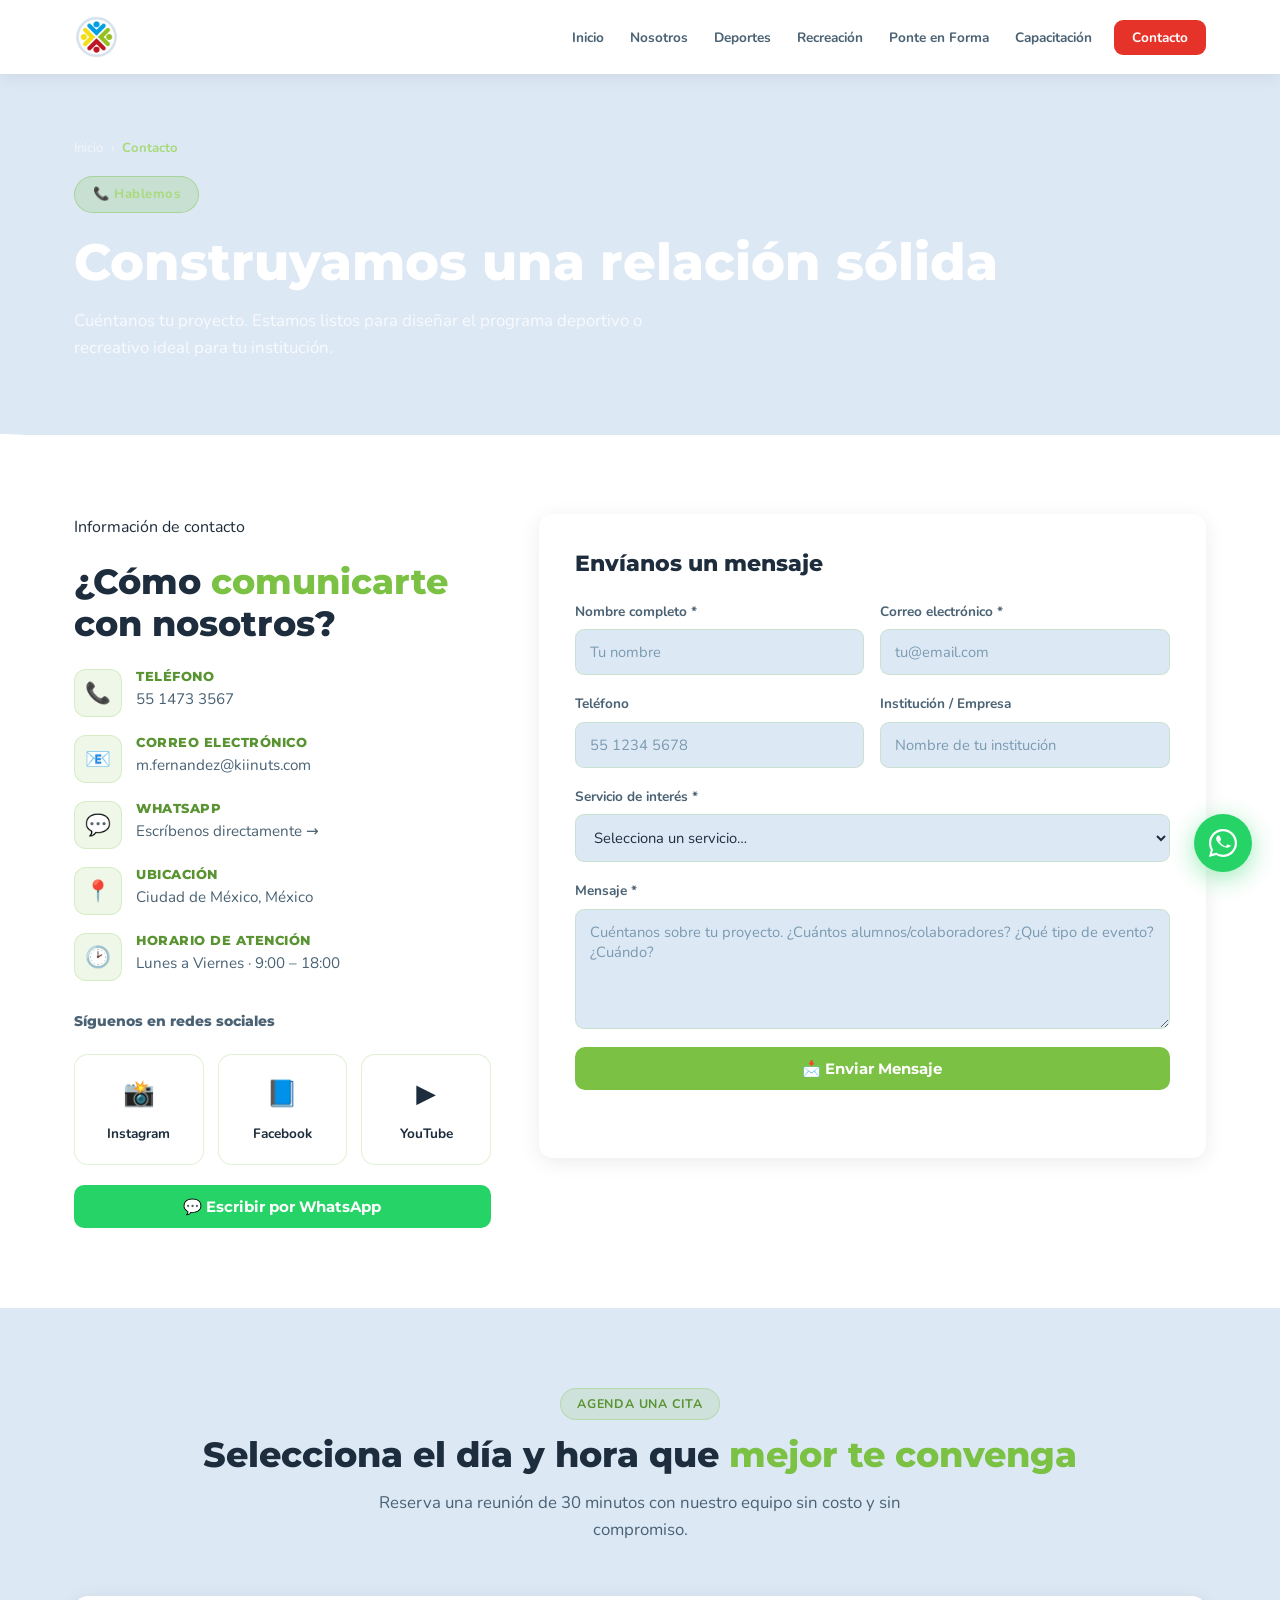
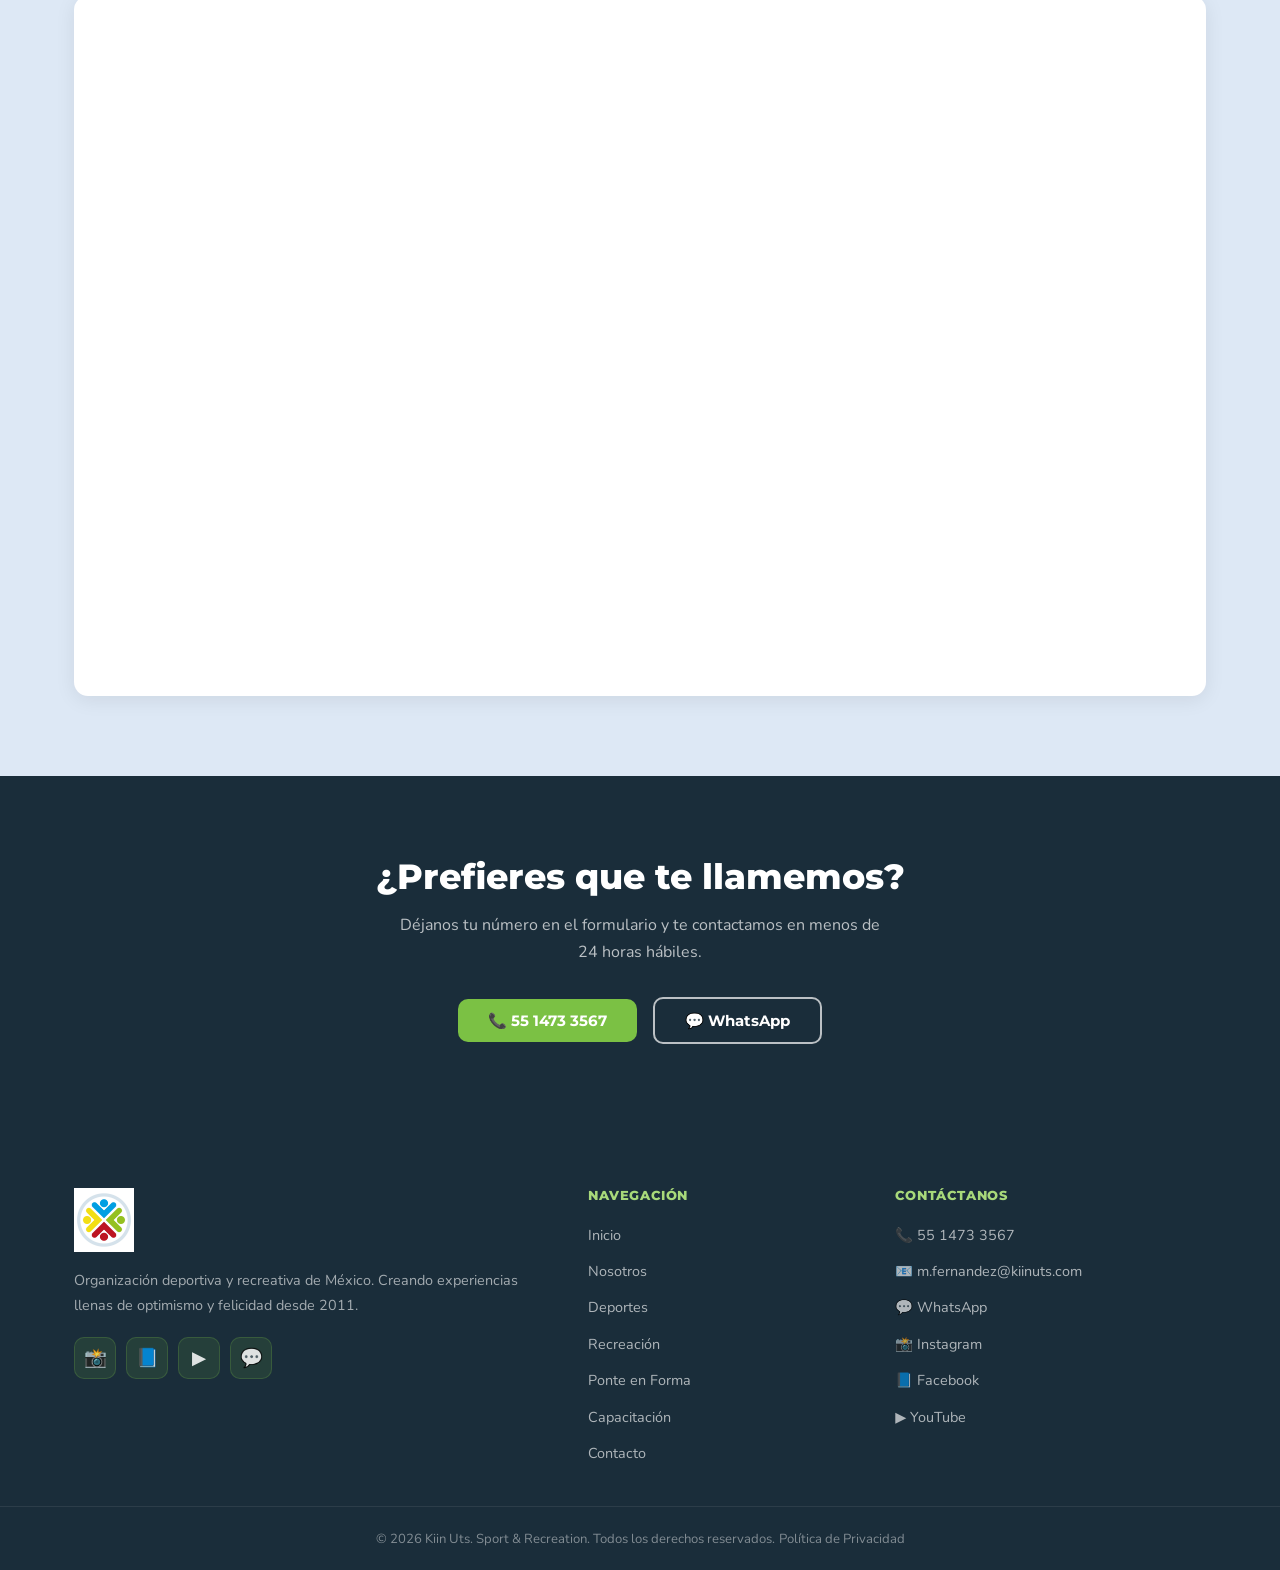
<file: contacto.html>
<!DOCTYPE html>
<html lang="es">
<head>
  <meta charset="UTF-8">
  <meta name="viewport" content="width=device-width, initial-scale=1.0">
  <meta name="description" content="Contacta a Kiin Uts — Agenda una cita, llámanos o escríbenos. Estamos listos para diseñar tu programa deportivo o recreativo.">
  <title>Contacto · Kiin Uts Sport &amp; Recreation</title>
  <link rel="icon" href="data:image/svg+xml,<svg xmlns='http://www.w3.org/2000/svg' viewBox='0 0 100 100'><text y='.9em' font-size='90'>📞</text></svg>">
  <link rel="stylesheet" href="css/style.css">
  <style>
    .social-contact-grid {
      display: grid; grid-template-columns: repeat(3, 1fr); gap: 14px; margin-top: 24px;
    }
    .social-contact-btn {
      display: flex; flex-direction: column; align-items: center; gap: 8px;
      padding: 18px 12px; background: var(--white); border-radius: var(--r);
      border: 1.5px solid var(--border); font-weight: 700; font-size: .85rem;
      color: var(--text); transition: all .2s; text-align: center;
    }
    .social-contact-btn:hover {
      border-color: var(--green); color: var(--green);
      transform: translateY(-2px); box-shadow: var(--shadow);
    }
    .social-contact-btn .s-icon { font-size: 1.6rem; }
    @media (max-width: 560px) { .social-contact-grid { grid-template-columns: repeat(3, 1fr); } }
  </style>
</head>
<body>

<div id="nav-ph"></div>
<script src="js/shared.js"></script>

<!-- ══ HERO ══════════════════════════════════════════════ -->
<div class="page-hero" style="background-image:url('https://images.unsplash.com/photo-1423666639041-f56000c27a9a?w=1400&q=80')">
  <div class="container">
    <div class="breadcrumb">
      <a href="index.html">Inicio</a> › <span>Contacto</span>
    </div>
    <div class="hero-tag">📞 Hablemos</div>
    <h1>Construyamos una relación sólida</h1>
    <p>Cuéntanos tu proyecto. Estamos listos para diseñar el programa deportivo o recreativo ideal para tu institución.</p>
  </div>
</div>

<!-- ══ CONTACTO + FORMULARIO ═════════════════════════ -->
<section class="section section-alt">
  <div class="container">
    <div class="contact-grid">

      <!-- Info -->
      <div class="fade-in-l">
        <div class="tag" style="margin-bottom:20px">Información de contacto</div>
        <h2 style="margin-bottom:24px">¿Cómo <span class="accent-green">comunicarte</span> con nosotros?</h2>

        <div class="contact-info-list">
          <div class="ci">
            <div class="ci-icon">📞</div>
            <div class="ci-text">
              <h4>Teléfono</h4>
              <p><a href="tel:5514733567">55 1473 3567</a></p>
            </div>
          </div>
          <div class="ci">
            <div class="ci-icon">📧</div>
            <div class="ci-text">
              <h4>Correo Electrónico</h4>
              <p><a href="mailto:m.fernandez@kiinuts.com">m.fernandez@kiinuts.com</a></p>
            </div>
          </div>
          <div class="ci">
            <div class="ci-icon">💬</div>
            <div class="ci-text">
              <h4>WhatsApp</h4>
              <p><a href="https://wa.me/5514733567" target="_blank" rel="noopener">Escríbenos directamente →</a></p>
            </div>
          </div>
          <div class="ci">
            <div class="ci-icon">📍</div>
            <div class="ci-text">
              <h4>Ubicación</h4>
              <p>Ciudad de México, México</p>
            </div>
          </div>
          <div class="ci">
            <div class="ci-icon">🕑</div>
            <div class="ci-text">
              <h4>Horario de atención</h4>
              <p>Lunes a Viernes · 9:00 – 18:00</p>
            </div>
          </div>
        </div>

        <h4 style="margin-bottom:12px;font-size:.88rem;color:var(--text-m)">Síguenos en redes sociales</h4>
        <div class="social-contact-grid">
          <a href="https://instagram.com/kiinuts" target="_blank" rel="noopener" class="social-contact-btn">
            <span class="s-icon">📸</span> Instagram
          </a>
          <a href="https://facebook.com/kiinuts" target="_blank" rel="noopener" class="social-contact-btn">
            <span class="s-icon">📘</span> Facebook
          </a>
          <a href="https://youtube.com/@kiinuts" target="_blank" rel="noopener" class="social-contact-btn">
            <span class="s-icon">▶️</span> YouTube
          </a>
        </div>

        <a href="https://wa.me/5514733567" target="_blank" rel="noopener"
           class="btn btn-primary btn-full" style="margin-top:20px;background:#25D366">
          💬 Escribir por WhatsApp
        </a>
      </div>

      <!-- Formulario -->
      <div class="contact-form fade-in-r">
        <h3>Envíanos un mensaje</h3>
        <form id="contactForm" novalidate>
          <div class="form-row">
            <div class="form-group">
              <label for="fname">Nombre completo *</label>
              <input type="text" id="fname" name="name" required placeholder="Tu nombre">
            </div>
            <div class="form-group">
              <label for="femail">Correo electrónico *</label>
              <input type="email" id="femail" name="email" required placeholder="tu@email.com">
            </div>
          </div>
          <div class="form-row">
            <div class="form-group">
              <label for="fphone">Teléfono</label>
              <input type="tel" id="fphone" name="phone" placeholder="55 1234 5678">
            </div>
            <div class="form-group">
              <label for="finst">Institución / Empresa</label>
              <input type="text" id="finst" name="institution" placeholder="Nombre de tu institución">
            </div>
          </div>
          <div class="form-group">
            <label for="fservice">Servicio de interés *</label>
            <select id="fservice" name="service" required>
              <option value="">Selecciona un servicio…</option>
              <option value="deportes">Deportes (ligas y torneos)</option>
              <option value="recreacion">Recreación y eventos</option>
              <option value="ponte-en-forma">Ponte en Forma</option>
              <option value="capacitacion">Capacitación docente</option>
              <option value="otro">Otro</option>
            </select>
          </div>
          <div class="form-group">
            <label for="fmsg">Mensaje *</label>
            <textarea id="fmsg" name="message" required rows="4" placeholder="Cuéntanos sobre tu proyecto. ¿Cuántos alumnos/colaboradores? ¿Qué tipo de evento? ¿Cuándo?"></textarea>
          </div>
          <button type="submit" class="btn btn-primary btn-full" id="submitBtn">📩 Enviar Mensaje</button>
          <div class="form-status" id="formStatus"></div>
        </form>
      </div>

    </div>
  </div>
</section>

<!-- ══ CALENDLY ════════════════════════════════════════ -->
<section class="section">
  <div class="container">
    <div class="section-header fade-in">
      <div class="tag">Agenda una cita</div>
      <h2>Selecciona el día y hora que <span class="accent-green">mejor te convenga</span></h2>
      <p>Reserva una reunión de 30 minutos con nuestro equipo sin costo y sin compromiso.</p>
    </div>
    <div class="calendly-wrap fade-in">
      <div class="calendly-inline-widget"
           data-url="https://calendly.com/pikipau835/30min?hide_landing_page_details=1&hide_gdpr_banner=1&primary_color=7bc144"
           style="min-width:320px;height:700px;"></div>
    </div>
  </div>
</section>
<script src="https://assets.calendly.com/assets/external/widget.js" async></script>

<!-- ══ CTA FINAL ══════════════════════════════════════ -->
<section class="section section-dark">
  <div class="container text-center fade-in">
    <h2 style="color:#fff;margin-bottom:14px">¿Prefieres que te llamemos?</h2>
    <p style="color:rgba(255,255,255,.7);margin-bottom:32px;max-width:480px;margin-left:auto;margin-right:auto">Déjanos tu número en el formulario y te contactamos en menos de 24 horas hábiles.</p>
    <div class="gap-flex" style="justify-content:center">
      <a href="tel:5514733567" class="btn btn-primary">📞 55 1473 3567</a>
      <a href="https://wa.me/5514733567" target="_blank" rel="noopener" class="btn btn-outline-white">💬 WhatsApp</a>
    </div>
  </div>
</section>

<div id="footer-ph"></div>

<script>
  /* Contact form — Formspree or mailto fallback */
  (function () {
    const form   = document.getElementById('contactForm');
    const status = document.getElementById('formStatus');
    const FORM_ID = 'TU_FORMSPREE_ID'; // ← Reemplaza con tu ID de Formspree

    form.addEventListener('submit', async function (e) {
      e.preventDefault();
      const btn  = document.getElementById('submitBtn');
      const orig = btn.textContent;
      btn.textContent = '⏳ Enviando…'; btn.disabled = true;
      status.className = 'form-status'; status.textContent = '';

      const fd = new FormData(form);

      if (FORM_ID === 'TU_FORMSPREE_ID') {
        /* Fallback mailto */
        const sub  = encodeURIComponent('Contacto Kiin Uts: ' + (fd.get('service') || ''));
        const body = encodeURIComponent(
          `Nombre: ${fd.get('name')}\nCorreo: ${fd.get('email')}\nTeléfono: ${fd.get('phone') || '—'}\nInstitución: ${fd.get('institution') || '—'}\nServicio: ${fd.get('service')}\n\n${fd.get('message')}`
        );
        window.location.href = `mailto:m.fernandez@kiinuts.com?subject=${sub}&body=${body}`;
        btn.textContent = orig; btn.disabled = false;
        return;
      }

      try {
        const res = await fetch(`https://formspree.io/f/${FORM_ID}`, {
          method: 'POST', body: fd, headers: { Accept: 'application/json' }
        });
        if (res.ok) {
          status.className = 'form-status ok';
          status.textContent = '✅ ¡Mensaje enviado! Te contactamos en menos de 24 horas.';
          form.reset();
        } else { throw new Error(); }
      } catch {
        status.className = 'form-status err';
        status.textContent = '❌ Error al enviar. Escríbenos a m.fernandez@kiinuts.com';
      } finally { btn.textContent = orig; btn.disabled = false; }
    });
  })();
</script>
</body>
</html>
</file>
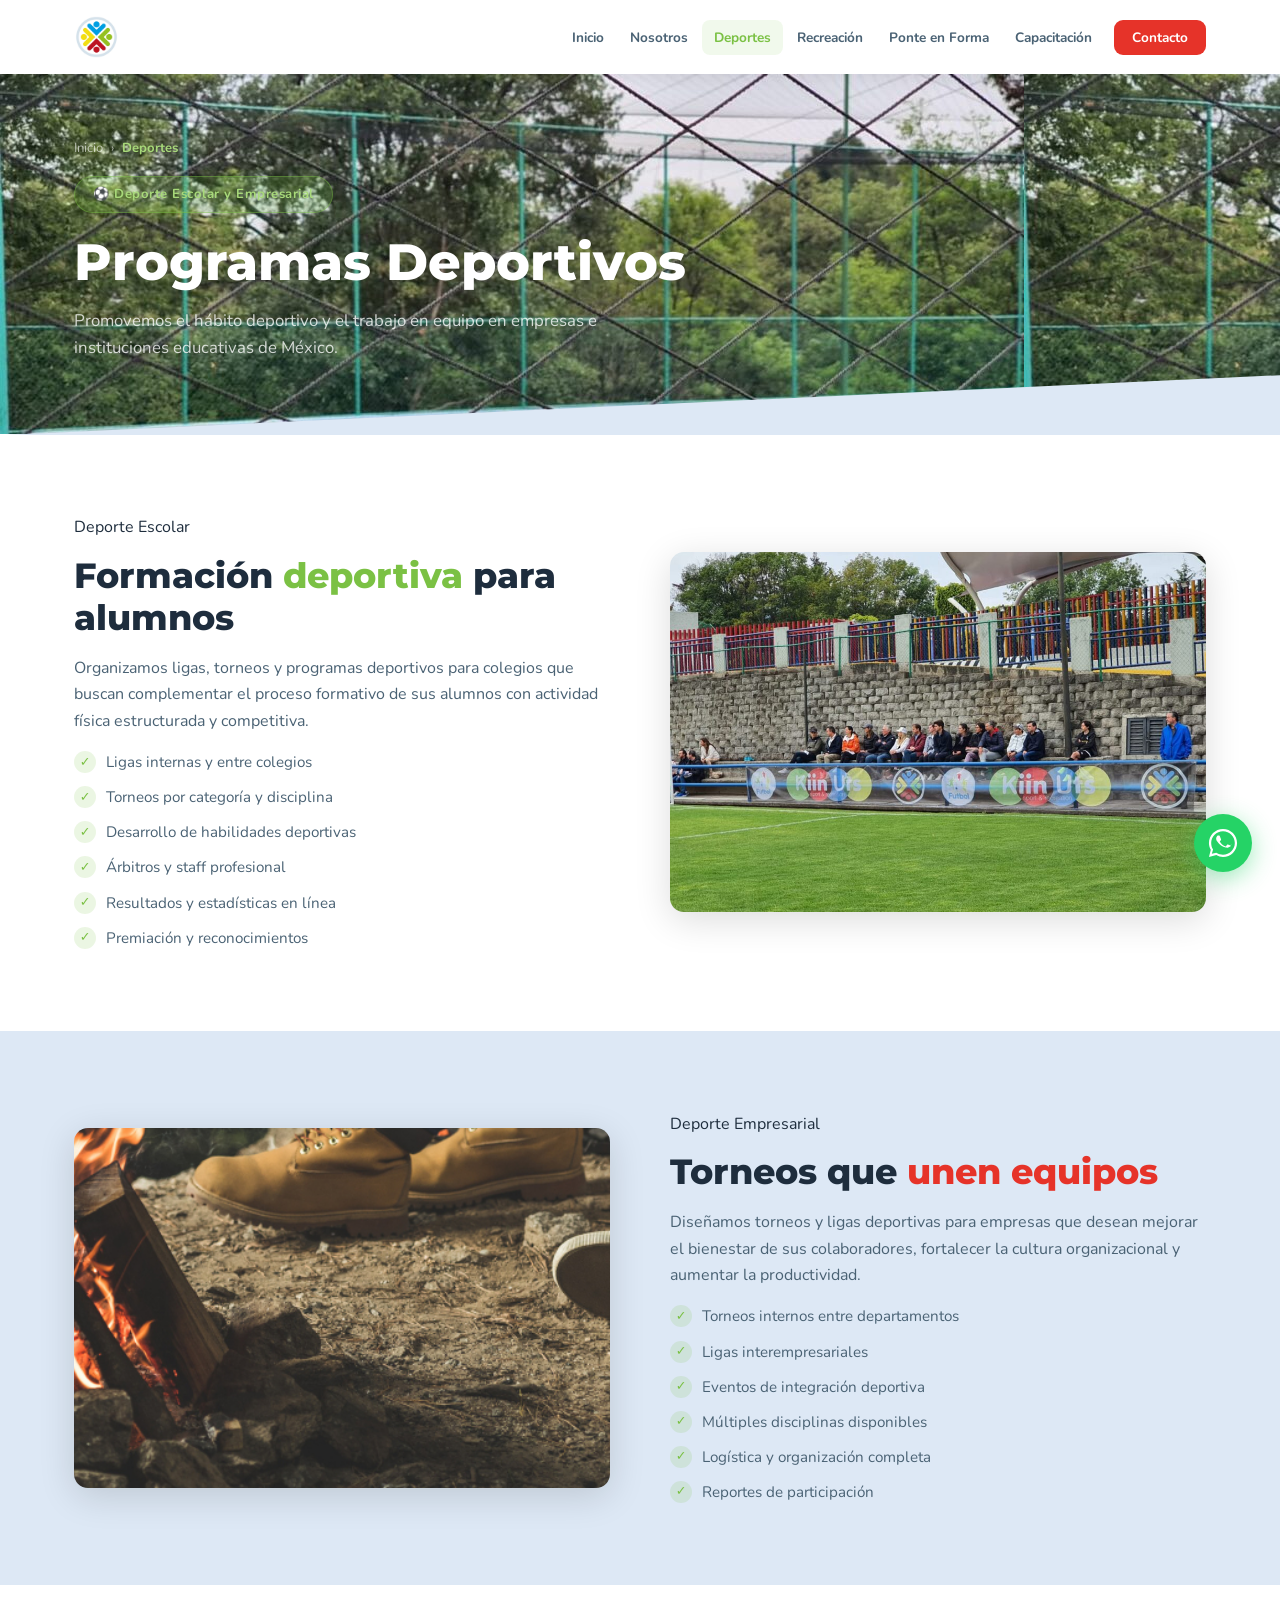
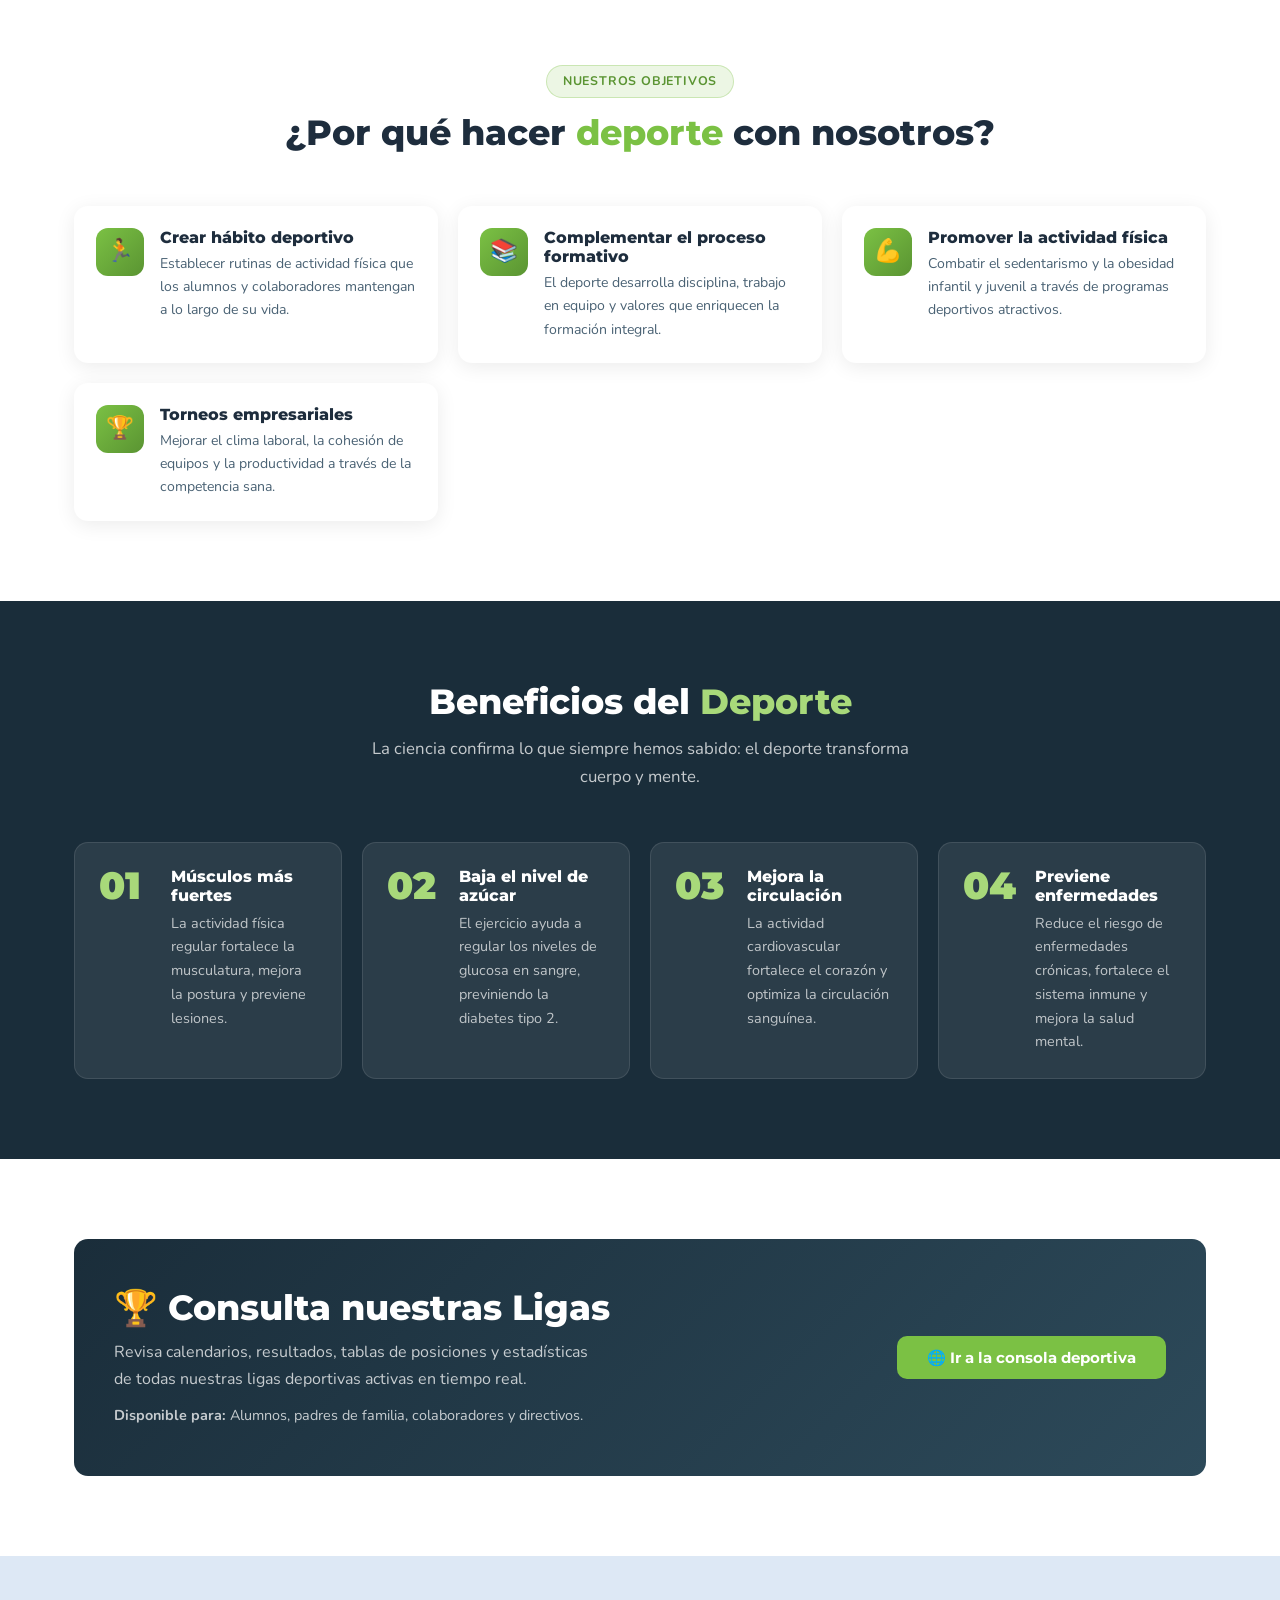
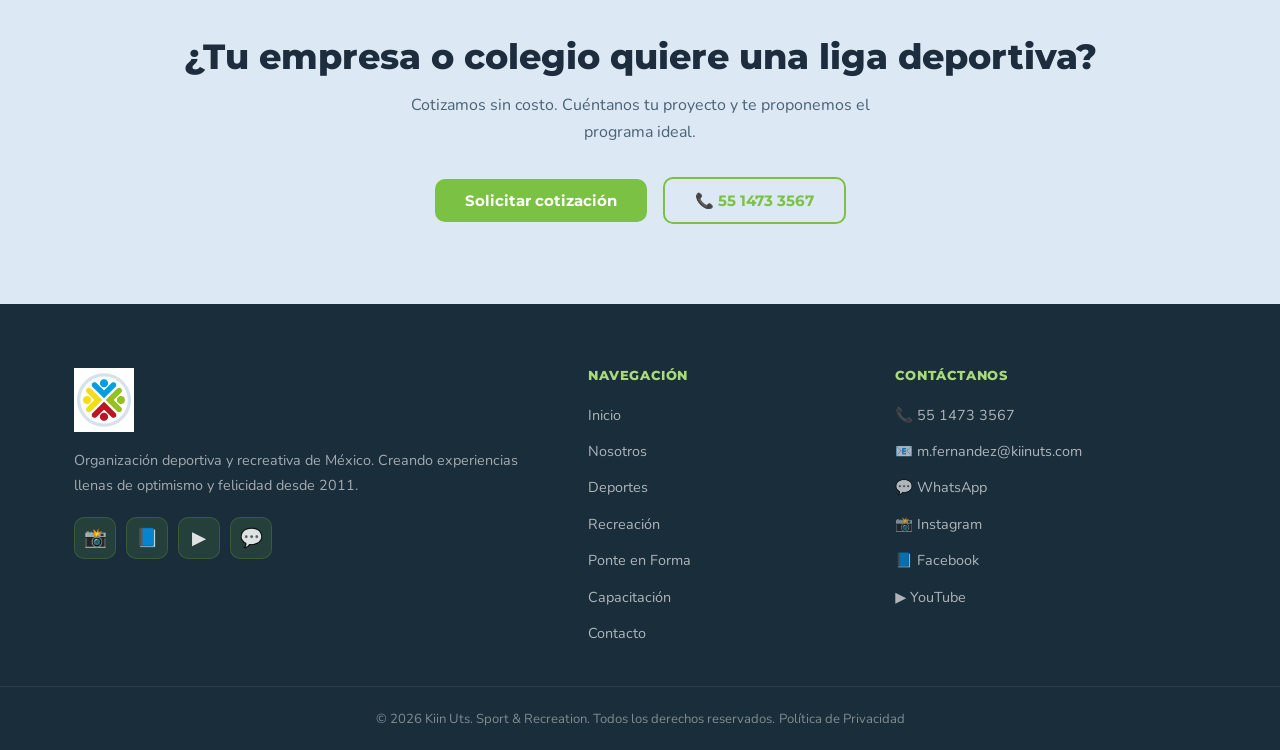
<file: deportes.html>
<!DOCTYPE html>
<html lang="es">
<head>
  <meta charset="UTF-8">
  <meta name="viewport" content="width=device-width, initial-scale=1.0">
  <meta name="description" content="Deportes escolares y empresariales con Kiin Uts. Ligas, torneos y programas deportivos en México.">
  <title>Deportes · Kiin Uts Sport &amp; Recreation</title>
  <link rel="icon" href="data:image/svg+xml,<svg xmlns='http://www.w3.org/2000/svg' viewBox='0 0 100 100'><text y='.9em' font-size='90'>⚽</text></svg>">
  <link rel="stylesheet" href="css/style.css">
</head>
<body>

<div id="nav-ph"></div>
<script src="js/shared.js"></script>

<!-- ══ HERO ══════════════════════════════════════════════ -->
<div class="page-hero" style="background-image:url('img/IMG-20231025-WA0080-1024x768.jpg')">
  <div class="container">
    <div class="breadcrumb">
      <a href="index.html">Inicio</a> › <span>Deportes</span>
    </div>
    <div class="hero-tag">⚽ Deporte Escolar y Empresarial</div>
    <h1>Programas Deportivos</h1>
    <p>Promovemos el hábito deportivo y el trabajo en equipo en empresas e instituciones educativas de México.</p>
  </div>
</div>

<!-- ══ ¿QUÉ OFRECEMOS? ════════════════════════════════ -->
<section class="section section-alt">
  <div class="container">
    <div class="split">
      <div class="split-text fade-in-l">
        <div class="tag">Deporte Escolar</div>
        <h2>Formación <span class="accent-green">deportiva</span> para alumnos</h2>
        <p>Organizamos ligas, torneos y programas deportivos para colegios que buscan complementar el proceso formativo de sus alumnos con actividad física estructurada y competitiva.</p>
        <ul class="sub-list" style="margin-top:16px">
          <li>Ligas internas y entre colegios</li>
          <li>Torneos por categoría y disciplina</li>
          <li>Desarrollo de habilidades deportivas</li>
          <li>Árbitros y staff profesional</li>
          <li>Resultados y estadísticas en línea</li>
          <li>Premiación y reconocimientos</li>
        </ul>
      </div>
      <div class="split-img fade-in-r">
        <img src="img/IMG-20231025-WA0077-1024x768.jpg" alt="Deporte escolar Kiin Uts" loading="lazy">
      </div>
    </div>
  </div>
</section>

<section class="section">
  <div class="container">
    <div class="split reverse">
      <div class="split-text fade-in-r">
        <div class="tag">Deporte Empresarial</div>
        <h2>Torneos que <span class="accent-red">unen equipos</span></h2>
        <p>Diseñamos torneos y ligas deportivas para empresas que desean mejorar el bienestar de sus colaboradores, fortalecer la cultura organizacional y aumentar la productividad.</p>
        <ul class="sub-list" style="margin-top:16px">
          <li>Torneos internos entre departamentos</li>
          <li>Ligas interempresariales</li>
          <li>Eventos de integración deportiva</li>
          <li>Múltiples disciplinas disponibles</li>
          <li>Logística y organización completa</li>
          <li>Reportes de participación</li>
        </ul>
      </div>
      <div class="split-img fade-in-l">
        <img src="img/team.jpeg" alt="Torneo deportivo empresarial Kiin Uts" loading="lazy">
      </div>
    </div>
  </div>
</section>

<!-- ══ OBJETIVOS ══════════════════════════════════════ -->
<section class="section section-alt">
  <div class="container">
    <div class="section-header fade-in">
      <div class="tag">Nuestros Objetivos</div>
      <h2>¿Por qué hacer <span class="accent-green">deporte</span> con nosotros?</h2>
    </div>
    <div class="features-grid">
      <div class="feature-item fade-in">
        <div class="feature-icon">🏃</div>
        <div class="feature-text">
          <h4>Crear hábito deportivo</h4>
          <p>Establecer rutinas de actividad física que los alumnos y colaboradores mantengan a lo largo de su vida.</p>
        </div>
      </div>
      <div class="feature-item fade-in">
        <div class="feature-icon">📚</div>
        <div class="feature-text">
          <h4>Complementar el proceso formativo</h4>
          <p>El deporte desarrolla disciplina, trabajo en equipo y valores que enriquecen la formación integral.</p>
        </div>
      </div>
      <div class="feature-item fade-in">
        <div class="feature-icon">💪</div>
        <div class="feature-text">
          <h4>Promover la actividad física</h4>
          <p>Combatir el sedentarismo y la obesidad infantil y juvenil a través de programas deportivos atractivos.</p>
        </div>
      </div>
      <div class="feature-item fade-in">
        <div class="feature-icon">🏆</div>
        <div class="feature-text">
          <h4>Torneos empresariales</h4>
          <p>Mejorar el clima laboral, la cohesión de equipos y la productividad a través de la competencia sana.</p>
        </div>
      </div>
    </div>
  </div>
</section>

<!-- ══ BENEFICIOS ═════════════════════════════════════ -->
<section class="section section-dark">
  <div class="container">
    <div class="section-header fade-in">
      <h2 style="color:#fff">Beneficios del <span style="color:var(--green-l)">Deporte</span></h2>
      <p>La ciencia confirma lo que siempre hemos sabido: el deporte transforma cuerpo y mente.</p>
    </div>
    <div class="features-grid" style="grid-template-columns:repeat(auto-fill,minmax(260px,1fr))">
      <div class="benefit-item fade-in">
        <div class="benefit-num">01</div>
        <div class="benefit-text">
          <h4>Músculos más fuertes</h4>
          <p>La actividad física regular fortalece la musculatura, mejora la postura y previene lesiones.</p>
        </div>
      </div>
      <div class="benefit-item fade-in">
        <div class="benefit-num">02</div>
        <div class="benefit-text">
          <h4>Baja el nivel de azúcar</h4>
          <p>El ejercicio ayuda a regular los niveles de glucosa en sangre, previniendo la diabetes tipo 2.</p>
        </div>
      </div>
      <div class="benefit-item fade-in">
        <div class="benefit-num">03</div>
        <div class="benefit-text">
          <h4>Mejora la circulación</h4>
          <p>La actividad cardiovascular fortalece el corazón y optimiza la circulación sanguínea.</p>
        </div>
      </div>
      <div class="benefit-item fade-in">
        <div class="benefit-num">04</div>
        <div class="benefit-text">
          <h4>Previene enfermedades</h4>
          <p>Reduce el riesgo de enfermedades crónicas, fortalece el sistema inmune y mejora la salud mental.</p>
        </div>
      </div>
    </div>
  </div>
</section>

<!-- ══ LIGAS EN LÍNEA ═════════════════════════════════ -->
<section class="section section-alt">
  <div class="container">
    <div class="ligas-cta fade-in">
      <div class="cta-text">
        <h2>🏆 Consulta nuestras Ligas</h2>
        <p>Revisa calendarios, resultados, tablas de posiciones y estadísticas de todas nuestras ligas deportivas activas en tiempo real.</p>
        <p style="margin-top:12px;font-size:.9rem"><strong>Disponible para:</strong> Alumnos, padres de familia, colaboradores y directivos.</p>
      </div>
      <a href="https://consola.zione.com.mx" target="_blank" rel="noopener" class="btn btn-primary" style="white-space:nowrap;flex-shrink:0">
        🌐 Ir a la consola deportiva
      </a>
    </div>
  </div>
</section>

<!-- ══ CTA ════════════════════════════════════════════ -->
<section class="section">
  <div class="container text-center fade-in">
    <h2 style="margin-bottom:14px">¿Tu empresa o colegio quiere una liga deportiva?</h2>
    <p style="margin-bottom:32px;max-width:500px;margin-left:auto;margin-right:auto">Cotizamos sin costo. Cuéntanos tu proyecto y te proponemos el programa ideal.</p>
    <div class="gap-flex" style="justify-content:center">
      <a href="contacto.html" class="btn btn-primary">Solicitar cotización</a>
      <a href="tel:5514733567" class="btn btn-outline-green">📞 55 1473 3567</a>
    </div>
  </div>
</section>

<div id="footer-ph"></div>
</body>
</html>
</file>
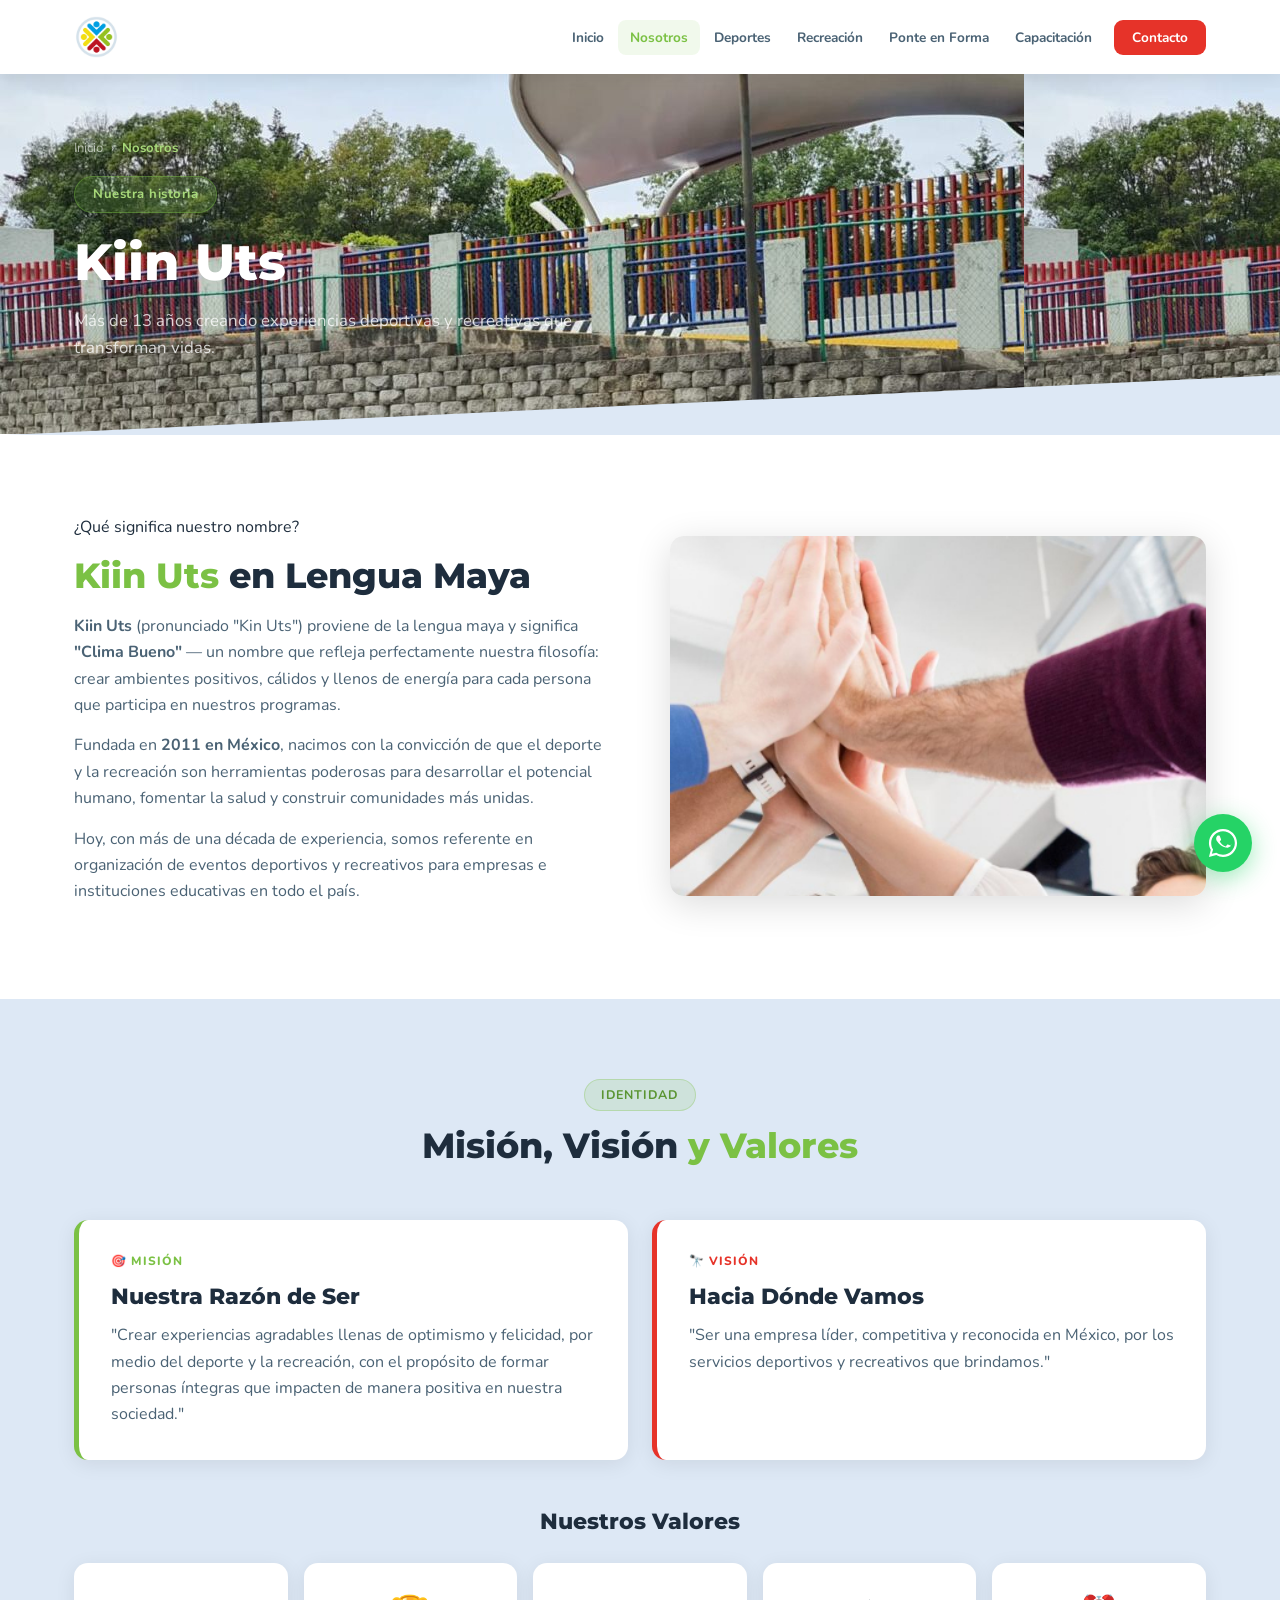
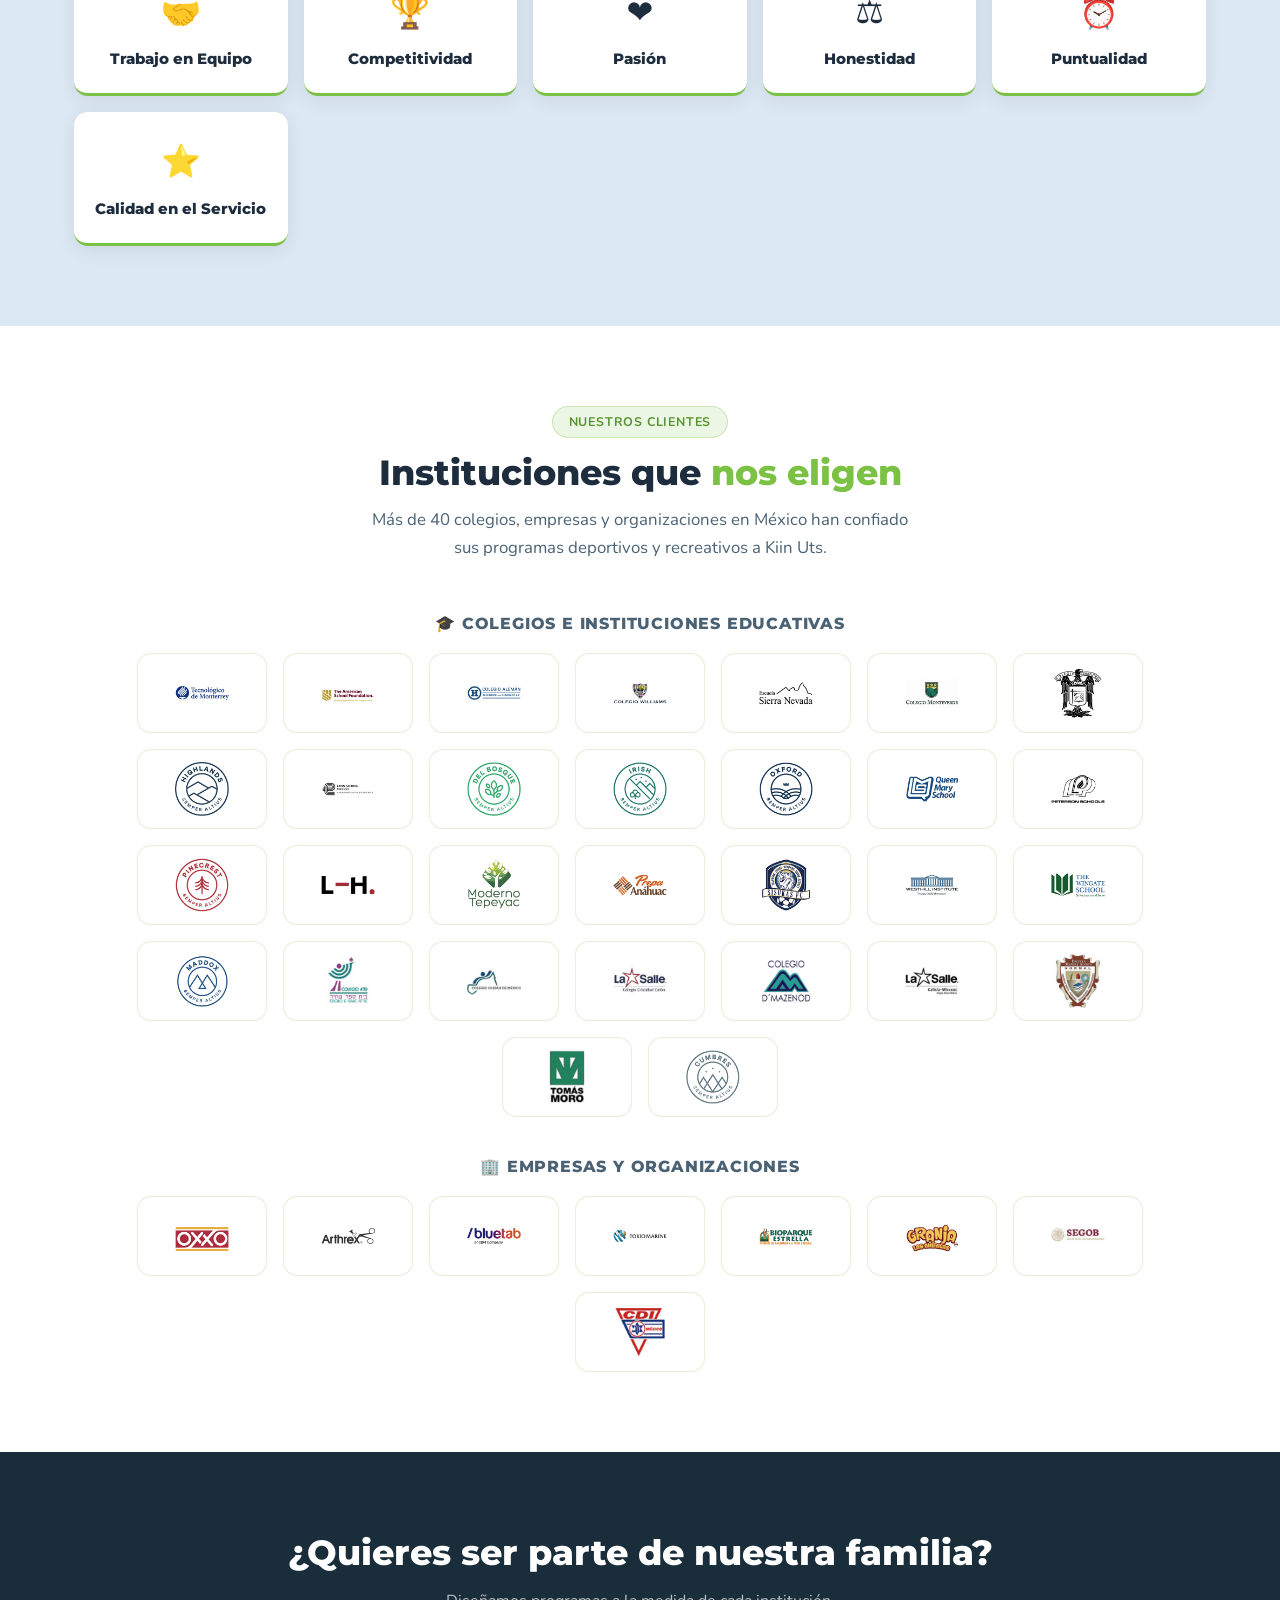
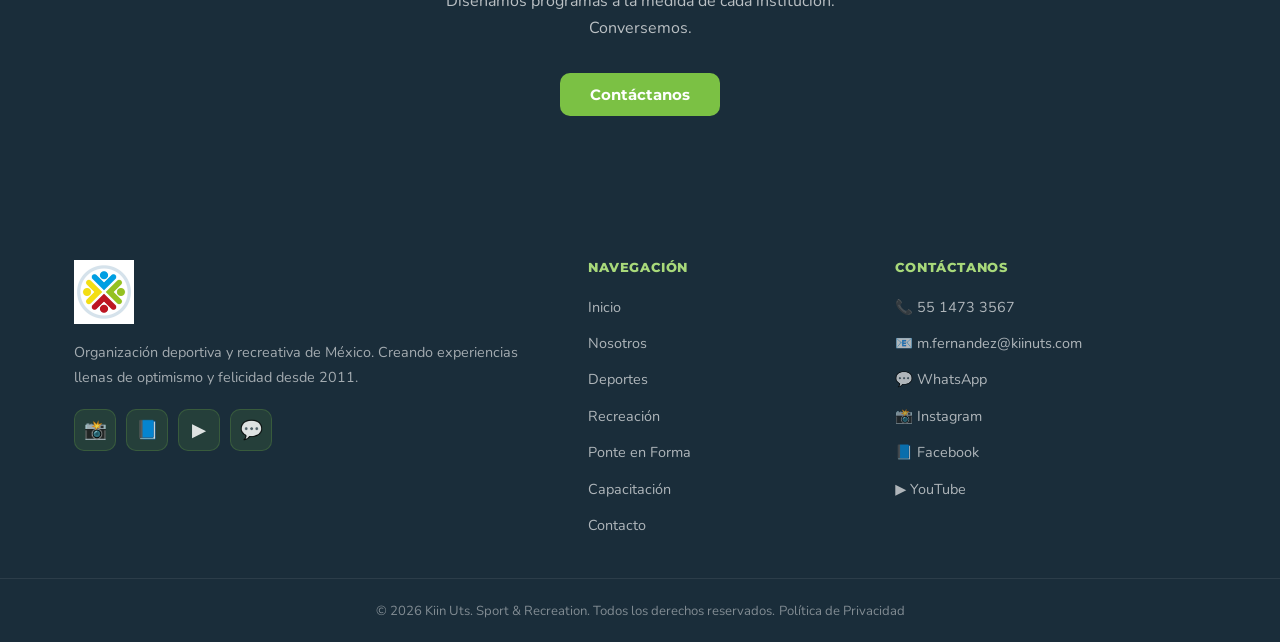
<file: nosotros.html>
<!DOCTYPE html>
<html lang="es">
<head>
  <meta charset="UTF-8">
  <meta name="viewport" content="width=device-width, initial-scale=1.0">
  <meta name="description" content="Conoce a Kiin Uts — Nuestra historia, misión, visión, valores y los clientes que confían en nosotros.">
  <title>Nosotros · Kiin Uts Sport &amp; Recreation</title>
  <link rel="icon" href="data:image/svg+xml,<svg xmlns='http://www.w3.org/2000/svg' viewBox='0 0 100 100'><text y='.9em' font-size='90'>⚽</text></svg>">
  <link rel="stylesheet" href="css/style.css">
</head>
<body>

<div id="nav-ph"></div>
<script src="js/shared.js"></script>

<!-- ══ HERO ══════════════════════════════════════════════ -->
<div class="page-hero" style="background-image:url('img/IMG-20231025-WA0077-1024x768.jpg')">
  <div class="container">
    <div class="breadcrumb">
      <a href="index.html">Inicio</a> › <span>Nosotros</span>
    </div>
    <div class="hero-tag">Nuestra historia</div>
    <h1>Kiin Uts</h1>
    <p>Más de 13 años creando experiencias deportivas y recreativas que transforman vidas.</p>
  </div>
</div>

<!-- ══ SIGNIFICADO ══════════════════════════════════════ -->
<section class="section section-alt">
  <div class="container">
    <div class="split">
      <div class="split-text fade-in-l">
        <div class="tag">¿Qué significa nuestro nombre?</div>
        <h2><span class="accent-green">Kiin Uts</span> en Lengua Maya</h2>
        <p><strong>Kiin Uts</strong> (pronunciado "Kin Uts") proviene de la lengua maya y significa <strong>"Clima Bueno"</strong> — un nombre que refleja perfectamente nuestra filosofía: crear ambientes positivos, cálidos y llenos de energía para cada persona que participa en nuestros programas.</p>
        <p>Fundada en <strong>2011 en México</strong>, nacimos con la convicción de que el deporte y la recreación son herramientas poderosas para desarrollar el potencial humano, fomentar la salud y construir comunidades más unidas.</p>
        <p>Hoy, con más de una década de experiencia, somos referente en organización de eventos deportivos y recreativos para empresas e instituciones educativas en todo el país.</p>
      </div>
      <div class="split-img fade-in-r">
        <img src="img/campamento.jpeg" alt="Campamento Kiin Uts" loading="lazy">
      </div>
    </div>
  </div>
</section>

<!-- ══ MISIÓN Y VISIÓN ════════════════════════════════ -->
<section class="section">
  <div class="container">
    <div class="section-header fade-in">
      <div class="tag">Identidad</div>
      <h2>Misión, Visión <span class="accent-green">y Valores</span></h2>
    </div>
    <div class="mission-grid fade-in" style="margin-bottom:48px">
      <div class="mission-card">
        <span class="mc-label">🎯 Misión</span>
        <h3>Nuestra Razón de Ser</h3>
        <p>"Crear experiencias agradables llenas de optimismo y felicidad, por medio del deporte y la recreación, con el propósito de formar personas íntegras que impacten de manera positiva en nuestra sociedad."</p>
      </div>
      <div class="mission-card vision">
        <span class="mc-label">🔭 Visión</span>
        <h3>Hacia Dónde Vamos</h3>
        <p>"Ser una empresa líder, competitiva y reconocida en México, por los servicios deportivos y recreativos que brindamos."</p>
      </div>
    </div>

    <h3 class="text-center fade-in" style="margin-bottom:28px">Nuestros Valores</h3>
    <div class="values-grid fade-in">
      <div class="value-card">
        <div class="val-icon">🤝</div>
        <h4>Trabajo en Equipo</h4>
      </div>
      <div class="value-card">
        <div class="val-icon">🏆</div>
        <h4>Competitividad</h4>
      </div>
      <div class="value-card">
        <div class="val-icon">❤️</div>
        <h4>Pasión</h4>
      </div>
      <div class="value-card">
        <div class="val-icon">⚖️</div>
        <h4>Honestidad</h4>
      </div>
      <div class="value-card">
        <div class="val-icon">⏰</div>
        <h4>Puntualidad</h4>
      </div>
      <div class="value-card">
        <div class="val-icon">⭐</div>
        <h4>Calidad en el Servicio</h4>
      </div>
    </div>
  </div>
</section>

<!-- ══ CLIENTES COMPLETOS ═════════════════════════════ -->
<section class="section section-alt">
  <div class="container">
    <div class="section-header fade-in">
      <div class="tag">Nuestros Clientes</div>
      <h2>Instituciones que <span class="accent-green">nos eligen</span></h2>
      <p>Más de 40 colegios, empresas y organizaciones en México han confiado sus programas deportivos y recreativos a Kiin Uts.</p>
    </div>

    <h3 class="fade-in" style="margin-bottom:20px;font-size:1rem;color:var(--text-m);text-align:center;text-transform:uppercase;letter-spacing:.8px;font-weight:800">
      🎓 Colegios e Instituciones Educativas
    </h3>
    <div class="clients-logos fade-in" style="margin-bottom:40px">
      <div class="client-logo-wrap"><img src="img/TECNOLOGICO-DE-MONTERREY.jpg" alt="Tec de Monterrey" loading="lazy"></div>
      <div class="client-logo-wrap"><img src="img/THE-AMERICAN-SCHOOL.jpg" alt="The American School" loading="lazy"></div>
      <div class="client-logo-wrap"><img src="img/COLEGIO-ALEMAN-1.jpg" alt="Colegio Alemán" loading="lazy"></div>
      <div class="client-logo-wrap"><img src="img/COLEGIO-WILLIAMS.jpg" alt="Colegio Williams" loading="lazy"></div>
      <div class="client-logo-wrap"><img src="img/COLEGIO-SIERRA-NEVADA-1.jpg" alt="Colegio Sierra Nevada" loading="lazy"></div>
      <div class="client-logo-wrap"><img src="img/COLEGIO-MONTEVERDE-1.jpg" alt="Colegio Monteverde" loading="lazy"></div>
      <div class="client-logo-wrap"><img src="img/COLEGIO-MIRAFLORES-MEXICO.jpg" alt="Colegio Miraflores" loading="lazy"></div>
      <div class="client-logo-wrap"><img src="img/HIGHLANDS-INTERNATIONAL-SCHOOL.jpg" alt="Highlands International School" loading="lazy"></div>
      <div class="client-logo-wrap"><img src="img/ETON-SCHOOL.jpg" alt="Eton School" loading="lazy"></div>
      <div class="client-logo-wrap"><img src="img/DEL-BOSQUE-INTERNATIONAL-SCHOOL.jpg" alt="Del Bosque" loading="lazy"></div>
      <div class="client-logo-wrap"><img src="img/IRISH-INSTITUTE.jpg" alt="Irish Institute" loading="lazy"></div>
      <div class="client-logo-wrap"><img src="img/OXFORD-SCHOOL-MEXICO.jpg" alt="Oxford School" loading="lazy"></div>
      <div class="client-logo-wrap"><img src="img/QUEEN-MARY-SCHOOL.jpg" alt="Queen Mary" loading="lazy"></div>
      <div class="client-logo-wrap"><img src="img/PETERSON-SCHOOL.jpg" alt="Peterson Schools" loading="lazy"></div>
      <div class="client-logo-wrap"><img src="img/PINECREST-INTERNATIONAL-SCHOOL.jpg" alt="Pinecrest" loading="lazy"></div>
      <div class="client-logo-wrap"><img src="img/LOMAS-HILL.jpg" alt="Lomas Hill" loading="lazy"></div>
      <div class="client-logo-wrap"><img src="img/MODERNO-TEPEYAC.jpg" alt="Moderno Tepeyac" loading="lazy"></div>
      <div class="client-logo-wrap"><img src="img/PREPA-ANAHUAC.jpg" alt="Prepa Anáhuac" loading="lazy"></div>
      <div class="client-logo-wrap"><img src="img/SISUKAS.jpg" alt="Sisukas" loading="lazy"></div>
      <div class="client-logo-wrap"><img src="img/WESTHILL-INSTITUTE.jpg" alt="Westhill" loading="lazy"></div>
      <div class="client-logo-wrap"><img src="img/THE-WINGATE.jpg" alt="The Wingate" loading="lazy"></div>
      <div class="client-logo-wrap"><img src="img/ACADEMIA-MADDOX.jpg" alt="Academia Maddox" loading="lazy"></div>
      <div class="client-logo-wrap"><img src="img/COLEGIO-ATID-150x150.jpg" alt="Colegio Atid" loading="lazy"></div>
      <div class="client-logo-wrap"><img src="img/COLEGIO-CIUDAD-DE-MEXICO-150x150.jpg" alt="Colegio Ciudad de México" loading="lazy"></div>
      <div class="client-logo-wrap"><img src="img/COLEGIO-CRISTOBAL-COLON-LOMAS-VERDES-150x150.jpg" alt="Colegio Cristóbal Colón" loading="lazy"></div>
      <div class="client-logo-wrap"><img src="img/COLEGIO-EUGENIO-DE-MAZENOD-150x150.jpg" alt="Colegio Eugenio de Mazenod" loading="lazy"></div>
      <div class="client-logo-wrap"><img src="img/COLEGIO-LA-SALLE-MIXCOAC-150x150.jpg" alt="La Salle Mixcoac" loading="lazy"></div>
      <div class="client-logo-wrap"><img src="img/COLEGIO-MANUEL-ACOSTA-150x150.jpg" alt="Colegio Manuel Acosta" loading="lazy"></div>
      <div class="client-logo-wrap"><img src="img/CENTRO-EDUCATIVO-TOMAS-MORO-150x150.jpg" alt="Colegio Tomás Moro" loading="lazy"></div>
      <div class="client-logo-wrap"><img src="img/CUMBRES-INTERNATIONAL-SCHOOL.jpg" alt="Cumbres International School" loading="lazy"></div>
    </div>

    <h3 class="fade-in" style="margin-bottom:20px;font-size:1rem;color:var(--text-m);text-align:center;text-transform:uppercase;letter-spacing:.8px;font-weight:800">
      🏢 Empresas y Organizaciones
    </h3>
    <div class="clients-logos fade-in">
      <div class="client-logo-wrap"><img src="img/OXXO.jpg" alt="OXXO" loading="lazy"></div>
      <div class="client-logo-wrap"><img src="img/ARTHREX.jpg" alt="Arthrex" loading="lazy"></div>
      <div class="client-logo-wrap"><img src="img/BLUETAB.jpg" alt="Bluetab" loading="lazy"></div>
      <div class="client-logo-wrap"><img src="img/TOKIO-MARINE.jpg" alt="Tokio Marine" loading="lazy"></div>
      <div class="client-logo-wrap"><img src="img/BIO-PARQUE-ESTRELLA.jpg" alt="Bioparque Estrella" loading="lazy"></div>
      <div class="client-logo-wrap"><img src="img/GRANJAS-LAS-AMERICAS.jpg" alt="Granjas Las Américas" loading="lazy"></div>
      <div class="client-logo-wrap"><img src="img/SECRETARIA-DE-GOBERNACION-150x150.jpg" alt="Secretaría de Gobernación" loading="lazy"></div>
      <div class="client-logo-wrap"><img src="img/CENTRO-DEPORTIVO-ISRAELITA-150x150.jpg" alt="Centro Deportivo Israelita" loading="lazy"></div>
    </div>
  </div>
</section>

<!-- ══ CTA ════════════════════════════════════════════ -->
<section class="section section-dark">
  <div class="container text-center fade-in">
    <h2 style="color:#fff;margin-bottom:14px">¿Quieres ser parte de nuestra familia?</h2>
    <p style="color:rgba(255,255,255,.7);margin-bottom:32px;max-width:480px;margin-left:auto;margin-right:auto">Diseñamos programas a la medida de cada institución. Conversemos.</p>
    <a href="contacto.html" class="btn btn-primary">Contáctanos</a>
  </div>
</section>

<div id="footer-ph"></div>
</body>
</html>
</file>
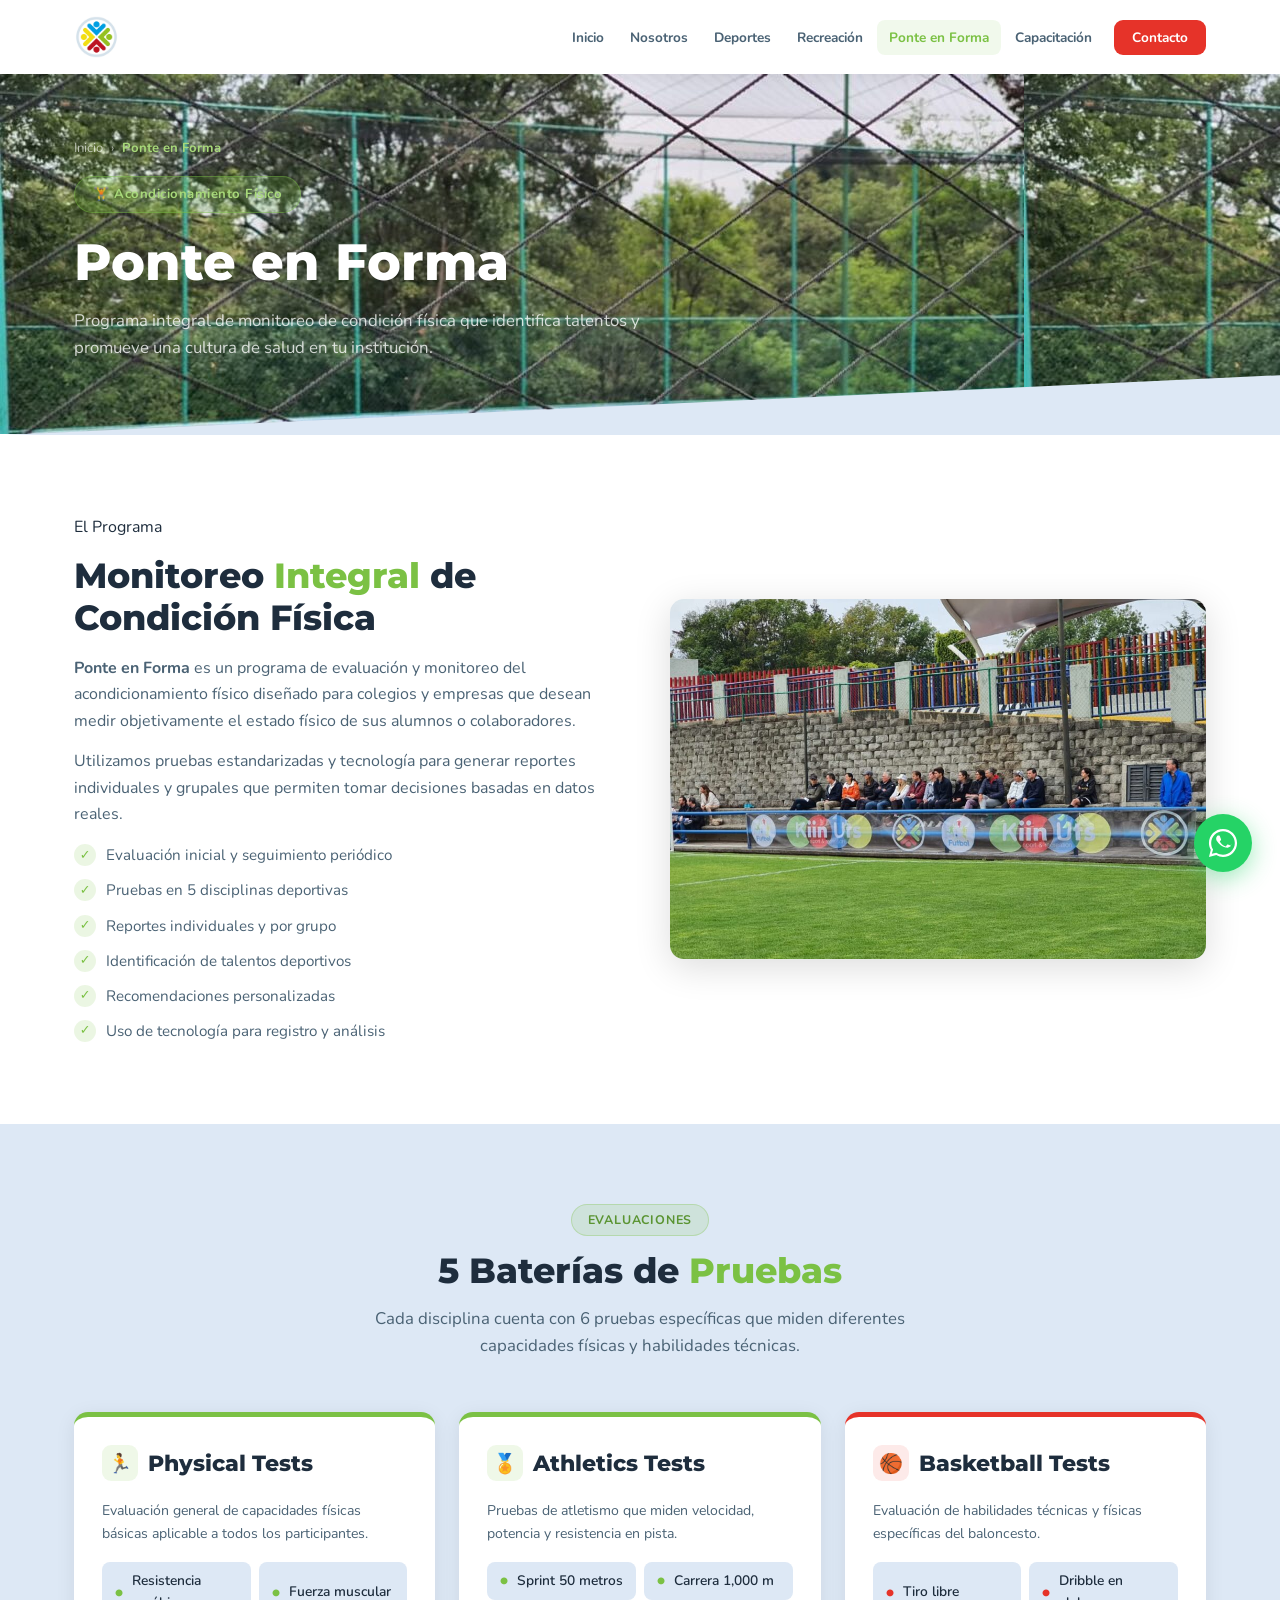
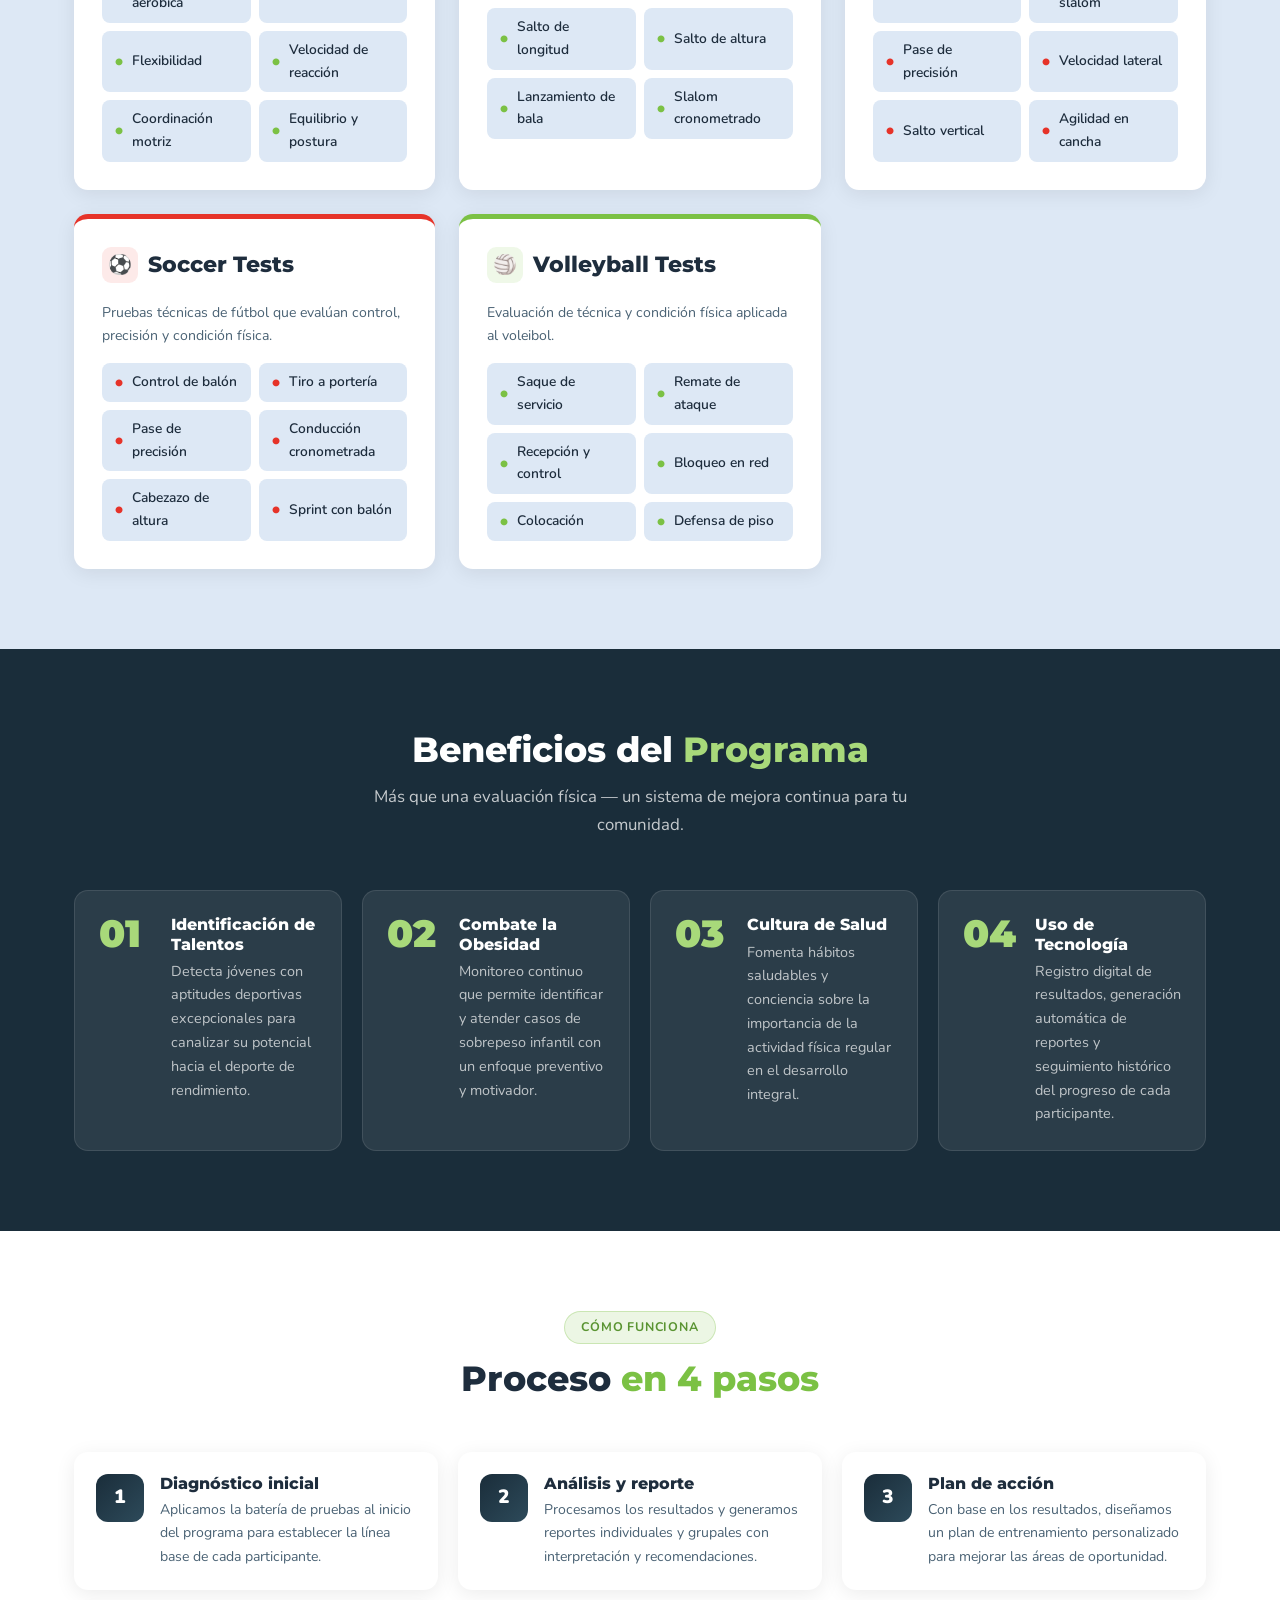
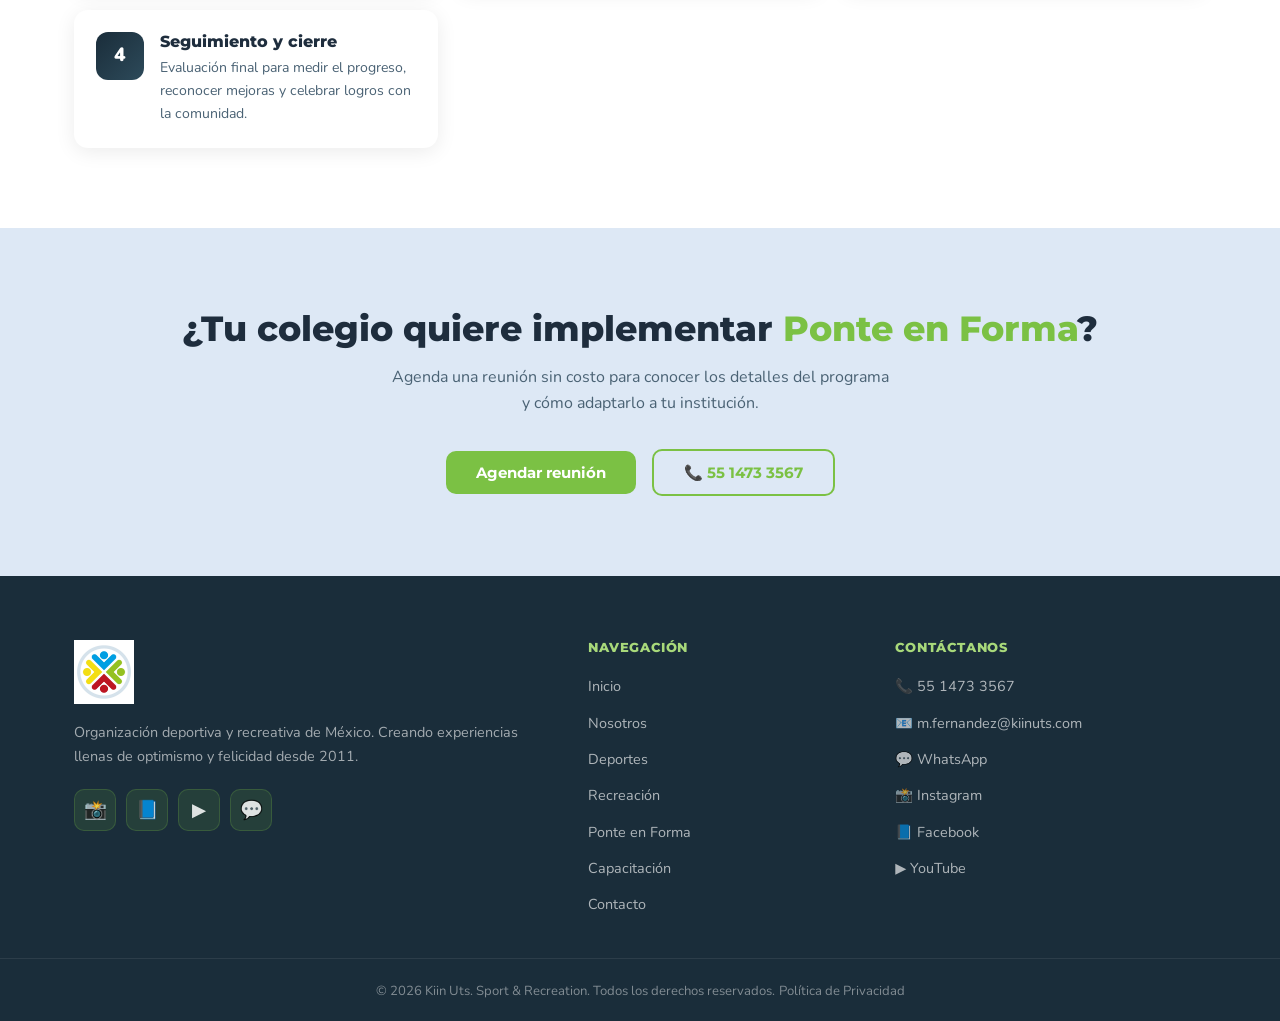
<file: ponte-en-forma.html>
<!DOCTYPE html>
<html lang="es">
<head>
  <meta charset="UTF-8">
  <meta name="viewport" content="width=device-width, initial-scale=1.0">
  <meta name="description" content="Ponte en Forma con Kiin Uts — Programa de monitoreo de acondicionamiento físico para colegios y empresas en México.">
  <title>Ponte en Forma · Kiin Uts Sport &amp; Recreation</title>
  <link rel="icon" href="data:image/svg+xml,<svg xmlns='http://www.w3.org/2000/svg' viewBox='0 0 100 100'><text y='.9em' font-size='90'>🏋️</text></svg>">
  <link rel="stylesheet" href="css/style.css">
</head>
<body>

<div id="nav-ph"></div>
<script src="js/shared.js"></script>

<!-- ══ HERO ══════════════════════════════════════════════ -->
<div class="page-hero" style="background-image:url('img/IMG-20231025-WA0080-1024x768.jpg')">
  <div class="container">
    <div class="breadcrumb">
      <a href="index.html">Inicio</a> › <span>Ponte en Forma</span>
    </div>
    <div class="hero-tag">🏋️ Acondicionamiento Físico</div>
    <h1>Ponte en Forma</h1>
    <p>Programa integral de monitoreo de condición física que identifica talentos y promueve una cultura de salud en tu institución.</p>
  </div>
</div>

<!-- ══ ¿QUÉ ES? ════════════════════════════════════════ -->
<section class="section section-alt">
  <div class="container">
    <div class="split">
      <div class="split-text fade-in-l">
        <div class="tag">El Programa</div>
        <h2>Monitoreo <span class="accent-green">Integral</span> de Condición Física</h2>
        <p><strong>Ponte en Forma</strong> es un programa de evaluación y monitoreo del acondicionamiento físico diseñado para colegios y empresas que desean medir objetivamente el estado físico de sus alumnos o colaboradores.</p>
        <p>Utilizamos pruebas estandarizadas y tecnología para generar reportes individuales y grupales que permiten tomar decisiones basadas en datos reales.</p>
        <ul class="sub-list" style="margin-top:16px">
          <li>Evaluación inicial y seguimiento periódico</li>
          <li>Pruebas en 5 disciplinas deportivas</li>
          <li>Reportes individuales y por grupo</li>
          <li>Identificación de talentos deportivos</li>
          <li>Recomendaciones personalizadas</li>
          <li>Uso de tecnología para registro y análisis</li>
        </ul>
      </div>
      <div class="split-img fade-in-r">
        <img src="img/IMG-20231025-WA0077-1024x768.jpg" alt="Evaluación de condición física Kiin Uts" loading="lazy">
      </div>
    </div>
  </div>
</section>

<!-- ══ PRUEBAS ════════════════════════════════════════ -->
<section class="section">
  <div class="container">
    <div class="section-header fade-in">
      <div class="tag">Evaluaciones</div>
      <h2>5 Baterías de <span class="accent-green">Pruebas</span></h2>
      <p>Cada disciplina cuenta con 6 pruebas específicas que miden diferentes capacidades físicas y habilidades técnicas.</p>
    </div>
    <div class="tests-grid">

      <div class="test-card fade-in">
        <h3><span class="test-badge">🏃</span> Physical Tests</h3>
        <p style="font-size:.88rem;color:var(--text-m);margin-bottom:16px">Evaluación general de capacidades físicas básicas aplicable a todos los participantes.</p>
        <div class="test-items">
          <div class="test-item">Resistencia aeróbica</div>
          <div class="test-item">Fuerza muscular</div>
          <div class="test-item">Flexibilidad</div>
          <div class="test-item">Velocidad de reacción</div>
          <div class="test-item">Coordinación motriz</div>
          <div class="test-item">Equilibrio y postura</div>
        </div>
      </div>

      <div class="test-card fade-in">
        <h3><span class="test-badge">🏅</span> Athletics Tests</h3>
        <p style="font-size:.88rem;color:var(--text-m);margin-bottom:16px">Pruebas de atletismo que miden velocidad, potencia y resistencia en pista.</p>
        <div class="test-items">
          <div class="test-item">Sprint 50 metros</div>
          <div class="test-item">Carrera 1,000 m</div>
          <div class="test-item">Salto de longitud</div>
          <div class="test-item">Salto de altura</div>
          <div class="test-item">Lanzamiento de bala</div>
          <div class="test-item">Slalom cronometrado</div>
        </div>
      </div>

      <div class="test-card alt fade-in">
        <h3><span class="test-badge alt">🏀</span> Basketball Tests</h3>
        <p style="font-size:.88rem;color:var(--text-m);margin-bottom:16px">Evaluación de habilidades técnicas y físicas específicas del baloncesto.</p>
        <div class="test-items">
          <div class="test-item">Tiro libre</div>
          <div class="test-item">Dribble en slalom</div>
          <div class="test-item">Pase de precisión</div>
          <div class="test-item">Velocidad lateral</div>
          <div class="test-item">Salto vertical</div>
          <div class="test-item">Agilidad en cancha</div>
        </div>
      </div>

      <div class="test-card alt fade-in">
        <h3><span class="test-badge alt">⚽</span> Soccer Tests</h3>
        <p style="font-size:.88rem;color:var(--text-m);margin-bottom:16px">Pruebas técnicas de fútbol que evalúan control, precisión y condición física.</p>
        <div class="test-items">
          <div class="test-item">Control de balón</div>
          <div class="test-item">Tiro a portería</div>
          <div class="test-item">Pase de precisión</div>
          <div class="test-item">Conducción cronometrada</div>
          <div class="test-item">Cabezazo de altura</div>
          <div class="test-item">Sprint con balón</div>
        </div>
      </div>

      <div class="test-card fade-in" style="grid-column: span 1">
        <h3><span class="test-badge">🏐</span> Volleyball Tests</h3>
        <p style="font-size:.88rem;color:var(--text-m);margin-bottom:16px">Evaluación de técnica y condición física aplicada al voleibol.</p>
        <div class="test-items">
          <div class="test-item">Saque de servicio</div>
          <div class="test-item">Remate de ataque</div>
          <div class="test-item">Recepción y control</div>
          <div class="test-item">Bloqueo en red</div>
          <div class="test-item">Colocación</div>
          <div class="test-item">Defensa de piso</div>
        </div>
      </div>

    </div>
  </div>
</section>

<!-- ══ BENEFICIOS ═════════════════════════════════════ -->
<section class="section section-dark">
  <div class="container">
    <div class="section-header fade-in">
      <h2 style="color:#fff">Beneficios del <span style="color:var(--green-l)">Programa</span></h2>
      <p>Más que una evaluación física — un sistema de mejora continua para tu comunidad.</p>
    </div>
    <div class="features-grid" style="grid-template-columns:repeat(auto-fill,minmax(260px,1fr))">
      <div class="benefit-item fade-in">
        <div class="benefit-num">01</div>
        <div class="benefit-text">
          <h4>Identificación de Talentos</h4>
          <p>Detecta jóvenes con aptitudes deportivas excepcionales para canalizar su potencial hacia el deporte de rendimiento.</p>
        </div>
      </div>
      <div class="benefit-item fade-in">
        <div class="benefit-num">02</div>
        <div class="benefit-text">
          <h4>Combate la Obesidad</h4>
          <p>Monitoreo continuo que permite identificar y atender casos de sobrepeso infantil con un enfoque preventivo y motivador.</p>
        </div>
      </div>
      <div class="benefit-item fade-in">
        <div class="benefit-num">03</div>
        <div class="benefit-text">
          <h4>Cultura de Salud</h4>
          <p>Fomenta hábitos saludables y conciencia sobre la importancia de la actividad física regular en el desarrollo integral.</p>
        </div>
      </div>
      <div class="benefit-item fade-in">
        <div class="benefit-num">04</div>
        <div class="benefit-text">
          <h4>Uso de Tecnología</h4>
          <p>Registro digital de resultados, generación automática de reportes y seguimiento histórico del progreso de cada participante.</p>
        </div>
      </div>
    </div>
  </div>
</section>

<!-- ══ PROCESO ════════════════════════════════════════ -->
<section class="section section-alt">
  <div class="container">
    <div class="section-header fade-in">
      <div class="tag">Cómo funciona</div>
      <h2>Proceso <span class="accent-green">en 4 pasos</span></h2>
    </div>
    <div class="features-grid">
      <div class="feature-item fade-in">
        <div class="feature-icon" style="background:linear-gradient(135deg,#1a2d3a,#2d4a5a);font-weight:900;font-size:1.2rem;color:#fff">1</div>
        <div class="feature-text">
          <h4>Diagnóstico inicial</h4>
          <p>Aplicamos la batería de pruebas al inicio del programa para establecer la línea base de cada participante.</p>
        </div>
      </div>
      <div class="feature-item fade-in">
        <div class="feature-icon" style="background:linear-gradient(135deg,#1a2d3a,#2d4a5a);font-weight:900;font-size:1.2rem;color:#fff">2</div>
        <div class="feature-text">
          <h4>Análisis y reporte</h4>
          <p>Procesamos los resultados y generamos reportes individuales y grupales con interpretación y recomendaciones.</p>
        </div>
      </div>
      <div class="feature-item fade-in">
        <div class="feature-icon" style="background:linear-gradient(135deg,#1a2d3a,#2d4a5a);font-weight:900;font-size:1.2rem;color:#fff">3</div>
        <div class="feature-text">
          <h4>Plan de acción</h4>
          <p>Con base en los resultados, diseñamos un plan de entrenamiento personalizado para mejorar las áreas de oportunidad.</p>
        </div>
      </div>
      <div class="feature-item fade-in">
        <div class="feature-icon" style="background:linear-gradient(135deg,#1a2d3a,#2d4a5a);font-weight:900;font-size:1.2rem;color:#fff">4</div>
        <div class="feature-text">
          <h4>Seguimiento y cierre</h4>
          <p>Evaluación final para medir el progreso, reconocer mejoras y celebrar logros con la comunidad.</p>
        </div>
      </div>
    </div>
  </div>
</section>

<!-- ══ CTA ════════════════════════════════════════════ -->
<section class="section">
  <div class="container text-center fade-in">
    <h2 style="margin-bottom:14px">¿Tu colegio quiere implementar <span class="accent-green">Ponte en Forma</span>?</h2>
    <p style="margin-bottom:32px;max-width:500px;margin-left:auto;margin-right:auto">Agenda una reunión sin costo para conocer los detalles del programa y cómo adaptarlo a tu institución.</p>
    <div class="gap-flex" style="justify-content:center">
      <a href="contacto.html" class="btn btn-primary">Agendar reunión</a>
      <a href="tel:5514733567" class="btn btn-outline-green">📞 55 1473 3567</a>
    </div>
  </div>
</section>

<div id="footer-ph"></div>
</body>
</html>
</file>
<file: css/style.css>
/* ═══════════════════════════════════════════════════════════
   Kiin Uts · Sport & Recreation — Shared Stylesheet
   ═══════════════════════════════════════════════════════════ */

@import url('https://fonts.googleapis.com/css2?family=Montserrat:wght@400;600;700;800;900&family=Nunito:wght@400;600;700;800&display=swap');

/* ── Variables ─────────────────────────────────────────────── */
:root {
  --bg:      #dde8f5;
  --bg-d:    #c8d9ee;
  --white:   #ffffff;
  --green:   #7bc144;
  --green-d: #5a9432;
  --green-l: #a8d97a;
  --red:     #e63329;
  --red-d:   #c0241b;
  --navy:    #1a2d3a;
  --text:    #1e2d3d;
  --text-m:  #4a6274;
  --text-s:  #7a9ab0;
  --border:  rgba(123,193,68,.22);
  --shadow:  0 4px 20px rgba(0,0,0,.08);
  --shadow-h:0 8px 36px rgba(0,0,0,.14);
  --r:       14px;
  --nav-h:   74px;
}

/* ── Reset ─────────────────────────────────────────────────── */
*, *::before, *::after { box-sizing: border-box; margin: 0; padding: 0; }
html { scroll-behavior: smooth; font-size: 16px; }
body {
  font-family: 'Nunito', system-ui, sans-serif;
  background: var(--bg);
  color: var(--text);
  line-height: 1.65;
  padding-top: var(--nav-h);
}
img { max-width: 100%; display: block; }
a  { color: inherit; text-decoration: none; }
ul { list-style: none; }

/* ── Typography ────────────────────────────────────────────── */
h1, h2, h3, h4 {
  font-family: 'Montserrat', system-ui, sans-serif;
  font-weight: 800;
  line-height: 1.2;
  color: var(--text);
}
h1 { font-size: clamp(2rem,   5vw,  3.2rem); }
h2 { font-size: clamp(1.6rem, 3.5vw, 2.2rem); }
h3 { font-size: clamp(1.1rem, 2vw,  1.4rem); }
p  { color: var(--text-m); }

/* ── Container / Section ───────────────────────────────────── */
.container { max-width: 1180px; margin: 0 auto; padding: 0 24px; }
.section    { padding: 80px 0; }
.section-sm { padding: 56px 0; }
.section-alt{ background: var(--white); }
.section-dark { background: var(--navy); color: #fff; }
.section-dark h2, .section-dark h3, .section-dark h4 { color: #fff; }
.section-dark p { color: rgba(255,255,255,.75); }
.section-green { background: var(--green); }
.section-green h2, .section-green h3, .section-green p { color: #fff; }

.section-header { text-align: center; margin-bottom: 52px; }
.section-header .tag {
  display: inline-block; padding: 5px 16px;
  background: rgba(123,193,68,.14); border: 1px solid rgba(123,193,68,.3);
  border-radius: 100px; color: var(--green-d); font-weight: 700;
  font-size: .78rem; text-transform: uppercase; letter-spacing: .8px; margin-bottom: 14px;
}
.section-header h2 { margin-bottom: 12px; }
.section-header p  { max-width: 560px; margin: 0 auto; font-size: 1.05rem; }
.accent-green { color: var(--green); }
.accent-red   { color: var(--red); }

/* ── Navigation ────────────────────────────────────────────── */
#navbar {
  position: fixed; top: 0; left: 0; right: 0;
  height: var(--nav-h); z-index: 1000;
  background: var(--white);
  box-shadow: 0 2px 16px rgba(0,0,0,.08);
  transition: box-shadow .3s;
}
#navbar.scrolled { box-shadow: 0 4px 28px rgba(0,0,0,.14); }

.nav-wrap {
  max-width: 1180px; margin: 0 auto; padding: 0 24px;
  height: 100%; display: flex; align-items: center; justify-content: space-between;
}
.nav-brand {
  display: flex; align-items: center; gap: 12px;
  font-family: 'Montserrat', sans-serif;
}
.brand-mark {
  width: 44px; height: 44px; border-radius: 12px;
  background: linear-gradient(135deg, var(--green), var(--green-d));
  display: flex; align-items: center; justify-content: center;
  font-weight: 900; font-size: .95rem; color: #fff; letter-spacing: -1px;
  flex-shrink: 0;
}
.brand-name {
  font-size: 1.2rem; font-weight: 900; color: var(--text);
  line-height: 1.1; letter-spacing: -.3px;
}
.brand-sub { font-size: .68rem; color: var(--text-s); font-weight: 600; text-transform: uppercase; letter-spacing: .5px; }
.brand-logo { height: 48px; width: auto; display: block; object-fit: contain; }
.brand-logo--footer { height: 64px; }

.nav-links { display: flex; align-items: center; gap: 2px; }
.nav-links a {
  padding: 8px 12px; border-radius: 8px; font-size: .85rem;
  font-weight: 700; color: var(--text-m); transition: all .2s;
  white-space: nowrap;
}
.nav-links a:hover, .nav-links a.active { color: var(--green); background: rgba(123,193,68,.1); }
.nav-links .nav-cta {
  background: var(--red); color: #fff !important; border-radius: 9px;
  padding: 8px 18px; margin-left: 8px;
}
.nav-links .nav-cta:hover { background: var(--red-d); transform: translateY(-1px); }

.nav-toggle {
  display: none; flex-direction: column; gap: 5px;
  background: none; border: none; cursor: pointer; padding: 8px;
}
.nav-toggle span { display: block; width: 24px; height: 2px; background: var(--text); border-radius: 2px; transition: all .3s; }
.nav-toggle.open span:nth-child(1) { transform: rotate(45deg) translate(5px, 5px); }
.nav-toggle.open span:nth-child(2) { opacity: 0; }
.nav-toggle.open span:nth-child(3) { transform: rotate(-45deg) translate(5px, -5px); }

/* ── Buttons ───────────────────────────────────────────────── */
.btn {
  display: inline-flex; align-items: center; gap: 8px;
  padding: 14px 30px; border-radius: 10px; font-family: 'Montserrat', sans-serif;
  font-weight: 700; font-size: .95rem; cursor: pointer; border: none;
  text-decoration: none; transition: all .22s; line-height: 1;
}
.btn-primary { background: var(--green); color: #fff; }
.btn-primary:hover { background: var(--green-d); transform: translateY(-2px); box-shadow: 0 8px 24px rgba(123,193,68,.35); }
.btn-red { background: var(--red); color: #fff; }
.btn-red:hover { background: var(--red-d); transform: translateY(-2px); box-shadow: 0 8px 24px rgba(230,51,41,.35); }
.btn-outline-white { background: transparent; color: #fff; border: 2px solid rgba(255,255,255,.7); }
.btn-outline-white:hover { background: rgba(255,255,255,.12); border-color: #fff; transform: translateY(-2px); }
.btn-outline-green { background: transparent; color: var(--green); border: 2px solid var(--green); }
.btn-outline-green:hover { background: var(--green); color: #fff; transform: translateY(-2px); }
.btn-sm { padding: 10px 22px; font-size: .88rem; }
.btn-full { width: 100%; justify-content: center; }

/* ── Cards ─────────────────────────────────────────────────── */
.card {
  background: var(--white); border-radius: var(--r);
  box-shadow: var(--shadow); transition: all .25s;
}
.card:hover { box-shadow: var(--shadow-h); transform: translateY(-3px); }
.card-pad { padding: 28px; }

/* ── Hero — Index ──────────────────────────────────────────── */
.hero-index {
  min-height: calc(100vh - var(--nav-h));
  display: flex; align-items: center;
  background:
    linear-gradient(135deg, rgba(26,45,58,.88) 0%, rgba(30,70,40,.82) 100%),
    url('https://images.unsplash.com/photo-1571019613454-1cb2f99b2d8b?w=1600&q=80') center/cover no-repeat;
  position: relative; overflow: hidden;
}
.hero-index::after {
  content: ''; position: absolute; bottom: -1px; left: 0; right: 0; height: 80px;
  background: var(--bg);
  clip-path: polygon(0 100%, 100% 100%, 100% 0);
}
.hero-content { position: relative; z-index: 1; max-width: 700px; }
.hero-tag {
  display: inline-flex; align-items: center; gap: 8px;
  padding: 7px 18px; background: rgba(123,193,68,.2);
  border: 1px solid rgba(123,193,68,.4); border-radius: 100px;
  color: var(--green-l); font-weight: 700; font-size: .82rem;
  letter-spacing: .5px; margin-bottom: 24px;
}
.hero-index h1 {
  color: #fff; font-size: clamp(2.2rem, 5.5vw, 3.6rem);
  font-weight: 900; line-height: 1.1; margin-bottom: 20px;
}
.hero-index h1 .hl { color: var(--green-l); }
.hero-index .hero-sub {
  color: rgba(255,255,255,.82); font-size: clamp(1rem, 2vw, 1.2rem);
  max-width: 540px; margin-bottom: 36px;
}
.hero-btns { display: flex; gap: 14px; flex-wrap: wrap; }

/* ── Hero — Inner pages ────────────────────────────────────── */
.page-hero {
  padding: 64px 0 72px;
  background:
    linear-gradient(135deg, rgba(26,45,58,.9) 0%, rgba(30,80,45,.85) 100%),
    url('') center/cover no-repeat;
  position: relative;
}
.page-hero::after {
  content: ''; position: absolute; bottom: -1px; left: 0; right: 0; height: 60px;
  background: var(--bg); clip-path: polygon(0 100%, 100% 100%, 100% 0);
}
.page-hero .breadcrumb {
  display: flex; gap: 8px; align-items: center;
  font-size: .82rem; color: rgba(255,255,255,.6); margin-bottom: 16px;
}
.page-hero .breadcrumb a { color: rgba(255,255,255,.6); }
.page-hero .breadcrumb a:hover { color: var(--green-l); }
.page-hero .breadcrumb span { color: var(--green-l); font-weight: 700; }
.page-hero h1 { color: #fff; margin-bottom: 14px; }
.page-hero p  { color: rgba(255,255,255,.78); max-width: 580px; font-size: 1.05rem; }
.page-hero .hero-tag { margin-bottom: 18px; }

/* ── Stats bar ─────────────────────────────────────────────── */
.stats-bar {
  display: grid; grid-template-columns: repeat(4, 1fr);
  background: var(--green); gap: 0;
}
.stat-item {
  text-align: center; padding: 28px 16px;
  border-right: 1px solid rgba(255,255,255,.2);
}
.stat-item:last-child { border-right: none; }
.stat-num {
  font-family: 'Montserrat', sans-serif; font-weight: 900;
  font-size: 2.2rem; color: #fff; line-height: 1; display: block;
}
.stat-label { font-size: .82rem; color: rgba(255,255,255,.85); display: block; margin-top: 4px; font-weight: 600; }

/* ── Services grid ─────────────────────────────────────────── */
.services-grid { display: grid; grid-template-columns: repeat(auto-fill, minmax(260px, 1fr)); gap: 24px; }
.service-card {
  background: var(--white); border-radius: var(--r); padding: 32px 28px;
  border-top: 4px solid var(--green); box-shadow: var(--shadow);
  transition: all .25s; text-decoration: none; display: block; color: inherit;
}
.service-card:hover { box-shadow: var(--shadow-h); transform: translateY(-4px); border-top-color: var(--red); }
.service-icon { font-size: 2.4rem; margin-bottom: 18px; display: block; }
.service-card h3 { color: var(--text); margin-bottom: 10px; }
.service-card p  { font-size: .92rem; line-height: 1.65; }
.service-link { display: inline-flex; align-items: center; gap: 6px; margin-top: 16px; color: var(--green); font-weight: 700; font-size: .88rem; transition: gap .2s; }
.service-card:hover .service-link { gap: 10px; }

/* ── Features list ─────────────────────────────────────────── */
.features-grid { display: grid; grid-template-columns: repeat(auto-fill, minmax(280px, 1fr)); gap: 20px; }
.feature-item {
  display: flex; gap: 16px; align-items: flex-start;
  background: var(--white); border-radius: var(--r); padding: 22px; box-shadow: var(--shadow);
}
.feature-icon {
  width: 48px; height: 48px; border-radius: 12px;
  background: linear-gradient(135deg, var(--green), var(--green-d));
  display: flex; align-items: center; justify-content: center;
  font-size: 1.4rem; flex-shrink: 0;
}
.feature-icon.red { background: linear-gradient(135deg, var(--red), var(--red-d)); }
.feature-text h4 { color: var(--text); margin-bottom: 5px; font-size: 1rem; }
.feature-text p  { font-size: .88rem; }

/* ── Content split (image + text) ─────────────────────────── */
.split { display: grid; grid-template-columns: 1fr 1fr; gap: 60px; align-items: center; }
.split.reverse { direction: rtl; }
.split.reverse > * { direction: ltr; }
.split-img { border-radius: var(--r); overflow: hidden; box-shadow: var(--shadow-h); }
.split-img img { width: 100%; height: 360px; object-fit: cover; }
.split-text .tag { margin-bottom: 14px; display: inline-block; }
.split-text h2 { margin-bottom: 16px; }
.split-text p  { margin-bottom: 14px; }

/* ── Ligas CTA ─────────────────────────────────────────────── */
.ligas-cta {
  background: linear-gradient(135deg, var(--navy), #2d4a5a);
  border-radius: var(--r); padding: 48px 40px;
  display: flex; align-items: center; justify-content: space-between;
  gap: 32px; flex-wrap: wrap;
}
.ligas-cta .cta-text h2 { color: #fff; margin-bottom: 10px; }
.ligas-cta .cta-text p  { color: rgba(255,255,255,.75); max-width: 480px; }

/* ── Client pills ──────────────────────────────────────────── */
.clients-grid {
  display: flex; flex-wrap: wrap; gap: 10px; justify-content: center;
}
.client-pill {
  padding: 9px 20px; background: var(--white);
  border-radius: 100px; border: 1.5px solid var(--border);
  font-weight: 700; font-size: .82rem; color: var(--text-m);
  transition: all .2s; cursor: default; text-align: center;
}
.client-pill:hover {
  background: var(--green); color: #fff; border-color: var(--green);
  transform: translateY(-2px); box-shadow: 0 4px 14px rgba(123,193,68,.3);
}
.client-pill.empresa { border-color: rgba(230,51,41,.2); }
.client-pill.empresa:hover { background: var(--red); border-color: var(--red); box-shadow: 0 4px 14px rgba(230,51,41,.3); }

/* ── Client logos grid ─────────────────────────────────────── */
.clients-logos {
  display: flex; flex-wrap: wrap; gap: 16px; justify-content: center; align-items: center;
}
.client-logo-wrap {
  background: var(--white); border-radius: var(--r); border: 1.5px solid var(--border);
  padding: 12px 16px; display: flex; align-items: center; justify-content: center;
  transition: all .2s; width: 130px; height: 80px;
}
.client-logo-wrap:hover { box-shadow: 0 4px 14px rgba(0,0,0,.1); transform: translateY(-2px); border-color: var(--green); }
.client-logo-wrap img { max-width: 100%; max-height: 100%; object-fit: contain; filter: grayscale(30%); transition: filter .2s; }
.client-logo-wrap:hover img { filter: grayscale(0%); }

/* ── Values/Mission cards ──────────────────────────────────── */
.values-grid { display: grid; grid-template-columns: repeat(auto-fill, minmax(180px, 1fr)); gap: 16px; }
.value-card {
  background: var(--white); border-radius: var(--r); padding: 24px 20px;
  text-align: center; box-shadow: var(--shadow); border-bottom: 3px solid var(--green);
}
.value-card .val-icon { font-size: 2rem; margin-bottom: 12px; }
.value-card h4 { font-size: .92rem; color: var(--text); }

.mission-grid { display: grid; grid-template-columns: 1fr 1fr; gap: 24px; }
.mission-card {
  background: var(--white); border-radius: var(--r); padding: 32px;
  box-shadow: var(--shadow); border-left: 5px solid var(--green);
}
.mission-card.vision { border-left-color: var(--red); }
.mission-card .mc-label {
  font-size: .75rem; font-weight: 800; text-transform: uppercase;
  letter-spacing: 1px; color: var(--green); margin-bottom: 12px; display: block;
}
.mission-card.vision .mc-label { color: var(--red); }
.mission-card h3 { margin-bottom: 12px; }

/* ── Recreation services ───────────────────────────────────── */
.rec-grid { display: grid; grid-template-columns: repeat(auto-fill, minmax(290px, 1fr)); gap: 24px; }
.rec-card {
  background: var(--white); border-radius: var(--r); overflow: hidden;
  box-shadow: var(--shadow); transition: all .25s;
}
.rec-card:hover { box-shadow: var(--shadow-h); transform: translateY(-4px); }
.rec-card-img { height: 200px; overflow: hidden; }
.rec-card-img img { width: 100%; height: 100%; object-fit: cover; transition: transform .4s; }
.rec-card:hover .rec-card-img img { transform: scale(1.06); }
.rec-card-body { padding: 24px; }
.rec-card-body h3 { margin-bottom: 10px; }
.rec-card-body p { font-size: .9rem; }
.rec-tag {
  display: inline-block; padding: 3px 10px; border-radius: 100px;
  font-size: .72rem; font-weight: 800; text-transform: uppercase; letter-spacing: .5px;
  background: rgba(123,193,68,.12); color: var(--green-d); margin-bottom: 10px;
}

/* ── Sub-list ──────────────────────────────────────────────── */
.sub-list { list-style: none; display: flex; flex-direction: column; gap: 10px; }
.sub-list li {
  display: flex; gap: 10px; align-items: flex-start;
  font-size: .95rem; color: var(--text-m);
}
.sub-list li::before {
  content: '✓'; width: 22px; height: 22px; border-radius: 50%;
  background: rgba(123,193,68,.15); color: var(--green);
  font-weight: 900; font-size: .8rem; display: flex; align-items: center;
  justify-content: center; flex-shrink: 0; margin-top: 1px;
}
.sub-list.red li::before { background: rgba(230,51,41,.12); color: var(--red); content: '→'; }

/* ── Tests (Ponte en Forma) ────────────────────────────────── */
.tests-grid { display: grid; grid-template-columns: repeat(auto-fill, minmax(320px, 1fr)); gap: 24px; }
.test-card {
  background: var(--white); border-radius: var(--r); padding: 28px;
  box-shadow: var(--shadow); border-top: 5px solid var(--green);
}
.test-card.alt { border-top-color: var(--red); }
.test-card h3 { margin-bottom: 18px; display: flex; align-items: center; gap: 10px; }
.test-badge {
  display: inline-flex; align-items: center; justify-content: center;
  width: 36px; height: 36px; border-radius: 9px;
  background: rgba(123,193,68,.12); color: var(--green); font-size: 1.2rem; flex-shrink: 0;
}
.test-card.alt .test-badge { background: rgba(230,51,41,.1); color: var(--red); }
.test-items { display: grid; grid-template-columns: 1fr 1fr; gap: 8px; }
.test-item {
  display: flex; align-items: center; gap: 8px; padding: 8px 12px;
  background: var(--bg); border-radius: 8px; font-size: .86rem; font-weight: 600; color: var(--text);
}
.test-item::before { content: '•'; color: var(--green); font-size: 1.2rem; line-height: 1; }
.test-card.alt .test-item::before { color: var(--red); }

/* ── Benefits highlight ────────────────────────────────────── */
.benefit-item {
  display: flex; gap: 20px; align-items: flex-start;
  padding: 24px; border-radius: var(--r); background: rgba(255,255,255,.08);
  border: 1px solid rgba(255,255,255,.1);
}
.benefit-num {
  font-family: 'Montserrat', sans-serif; font-weight: 900;
  font-size: 2.4rem; color: var(--green-l); line-height: 1; flex-shrink: 0; width: 52px;
}
.benefit-text h4 { color: #fff; margin-bottom: 6px; }
.benefit-text p  { color: rgba(255,255,255,.7); font-size: .9rem; }

/* ── Contact ───────────────────────────────────────────────── */
.contact-grid { display: grid; grid-template-columns: 1fr 1.6fr; gap: 48px; align-items: start; }
.contact-info-list { display: flex; flex-direction: column; gap: 18px; margin-bottom: 32px; }
.ci { display: flex; gap: 14px; align-items: flex-start; }
.ci-icon {
  width: 48px; height: 48px; border-radius: 12px;
  background: rgba(123,193,68,.12); border: 1.5px solid var(--border);
  display: flex; align-items: center; justify-content: center;
  font-size: 1.3rem; flex-shrink: 0;
}
.ci-text h4 { color: var(--green-d); font-size: .8rem; text-transform: uppercase; letter-spacing: .5px; margin-bottom: 3px; }
.ci-text p, .ci-text a { font-size: .95rem; color: var(--text-m); }
.ci-text a:hover { color: var(--green); }

.contact-form { background: var(--white); border-radius: var(--r); padding: 36px; box-shadow: var(--shadow); }
.contact-form h3 { margin-bottom: 24px; }
.form-group { display: flex; flex-direction: column; gap: 6px; margin-bottom: 18px; }
.form-row { display: grid; grid-template-columns: 1fr 1fr; gap: 16px; }
.form-group label { font-size: .85rem; font-weight: 700; color: var(--text-m); }
.form-group input,
.form-group select,
.form-group textarea {
  background: var(--bg); border: 1.5px solid rgba(123,193,68,.2);
  border-radius: 9px; padding: 12px 14px; color: var(--text);
  font-size: .92rem; font-family: 'Nunito', sans-serif; outline: none; transition: border-color .2s;
}
.form-group input:focus, .form-group select:focus, .form-group textarea:focus { border-color: var(--green); }
.form-group input::placeholder, .form-group textarea::placeholder { color: var(--text-s); }
.form-group select option { background: #fff; }
.form-group textarea { min-height: 120px; resize: vertical; }
.form-status { text-align: center; font-weight: 700; min-height: 22px; margin-top: 10px; font-size: .9rem; }
.form-status.ok  { color: var(--green); }
.form-status.err { color: var(--red);   }

/* ── Calendly wrapper ──────────────────────────────────────── */
.calendly-wrap {
  background: var(--white); border-radius: var(--r);
  overflow: hidden; box-shadow: var(--shadow);
}

/* ── Social links ──────────────────────────────────────────── */
.social-links { display: flex; gap: 10px; flex-wrap: wrap; }
.social-btn {
  display: inline-flex; align-items: center; justify-content: center;
  width: 42px; height: 42px; border-radius: 10px;
  background: rgba(123,193,68,.12); border: 1px solid var(--border);
  font-size: 1.15rem; transition: all .2s;
}
.social-btn:hover { background: var(--green); transform: translateY(-2px); }
.social-links.large .social-btn {
  width: auto; padding: 10px 18px; gap: 8px; font-size: .88rem; font-weight: 700;
}

/* ── Footer ────────────────────────────────────────────────── */
footer { background: var(--navy); color: rgba(255,255,255,.85); }
.footer-top { padding: 64px 0 40px; }
.footer-grid { display: grid; grid-template-columns: 1.8fr 1fr 1.2fr; gap: 48px; }
.footer-logo { display: flex; align-items: center; gap: 12px; margin-bottom: 16px; }
.footer-logo .brand-mark { background: var(--green); }
.footer-logo .brand-name { color: #fff; }
.footer-logo .brand-sub  { color: rgba(255,255,255,.5); }
.footer-brand p { color: rgba(255,255,255,.6); font-size: .9rem; line-height: 1.7; margin-bottom: 20px; }
.footer-col h4 { color: var(--green-l); font-size: .8rem; text-transform: uppercase; letter-spacing: .8px; margin-bottom: 18px; }
.footer-col ul { display: flex; flex-direction: column; gap: 10px; }
.footer-col a { color: rgba(255,255,255,.65); font-size: .9rem; transition: color .2s; }
.footer-col a:hover { color: var(--green-l); }
.footer-bottom {
  padding: 18px 0; border-top: 1px solid rgba(255,255,255,.08);
  display: flex; align-items: center; justify-content: space-between; flex-wrap: wrap; gap: 10px;
}
.footer-bottom span { font-size: .82rem; color: rgba(255,255,255,.45); }
.footer-bottom a { font-size: .82rem; color: rgba(255,255,255,.45); transition: color .2s; }
.footer-bottom a:hover { color: var(--green-l); }

/* ── WhatsApp button ───────────────────────────────────────── */
.wa-btn {
  position: fixed; bottom: 28px; right: 28px; z-index: 999;
  width: 58px; height: 58px; border-radius: 50%;
  background: #25D366; color: #fff;
  display: flex; align-items: center; justify-content: center;
  box-shadow: 0 6px 24px rgba(37,211,102,.45);
  transition: all .25s; font-size: 1.6rem;
}
.wa-btn:hover { transform: scale(1.1) translateY(-3px); box-shadow: 0 10px 32px rgba(37,211,102,.5); }
.wa-btn svg { width: 30px; height: 30px; }

/* ── Animations ────────────────────────────────────────────── */
.fade-in { opacity: 0; transform: translateY(20px); transition: opacity .6s ease, transform .6s ease; }
.fade-in.visible { opacity: 1; transform: translateY(0); }
.fade-in-l { opacity: 0; transform: translateX(-24px); transition: opacity .6s ease, transform .6s ease; }
.fade-in-l.visible { opacity: 1; transform: translateX(0); }
.fade-in-r { opacity: 0; transform: translateX(24px); transition: opacity .6s ease, transform .6s ease; }
.fade-in-r.visible { opacity: 1; transform: translateX(0); }

/* ── Utilities ─────────────────────────────────────────────── */
.text-center { text-align: center; }
.mb-0 { margin-bottom: 0 !important; }
.mb-8 { margin-bottom: 8px; }
.mb-16 { margin-bottom: 16px; }
.mb-24 { margin-bottom: 24px; }
.mt-24 { margin-top: 24px; }
.gap-flex { display: flex; gap: 16px; flex-wrap: wrap; align-items: center; }
.divider { border: none; border-top: 1px solid var(--bg-d); margin: 40px 0; }

/* ── Media Queries ─────────────────────────────────────────── */
@media (max-width: 960px) {
  .split        { grid-template-columns: 1fr; gap: 36px; }
  .split.reverse { direction: ltr; }
  .split-img    { order: -1; }
  .split-img img { height: 260px; }
  .stats-bar    { grid-template-columns: repeat(2, 1fr); }
  .stat-item    { border-right: none; border-bottom: 1px solid rgba(255,255,255,.2); }
  .stat-item:nth-child(odd) { border-right: 1px solid rgba(255,255,255,.2); }
  .footer-grid  { grid-template-columns: 1fr 1fr; }
  .footer-brand { grid-column: span 2; }
  .mission-grid { grid-template-columns: 1fr; }
  .contact-grid { grid-template-columns: 1fr; }
}
@media (max-width: 768px) {
  body { padding-top: var(--nav-h); }
  .nav-toggle { display: flex; }
  .nav-links {
    position: absolute; top: var(--nav-h); left: 0; right: 0;
    background: var(--white); flex-direction: column; padding: 16px 20px; gap: 4px;
    border-bottom: 1px solid var(--bg-d); display: none;
    box-shadow: 0 8px 24px rgba(0,0,0,.12);
  }
  .nav-links.open { display: flex; }
  .nav-links a { padding: 12px 14px; width: 100%; }
  .nav-links .nav-cta { margin-left: 0; }
  .hero-index { min-height: 80vh; }
  .hero-btns  { flex-direction: column; align-items: flex-start; }
  .ligas-cta  { flex-direction: column; text-align: center; }
  .form-row   { grid-template-columns: 1fr; }
  .tests-grid { grid-template-columns: 1fr; }
  .test-items { grid-template-columns: 1fr; }
}
@media (max-width: 560px) {
  .section    { padding: 56px 0; }
  .stats-bar  { grid-template-columns: repeat(2, 1fr); }
  .footer-grid{ grid-template-columns: 1fr; }
  .footer-brand { grid-column: span 1; }
  .footer-bottom { flex-direction: column; text-align: center; }
  .values-grid { grid-template-columns: repeat(2, 1fr); }
  .hero-index h1 { font-size: 2rem; }
}
</file>
